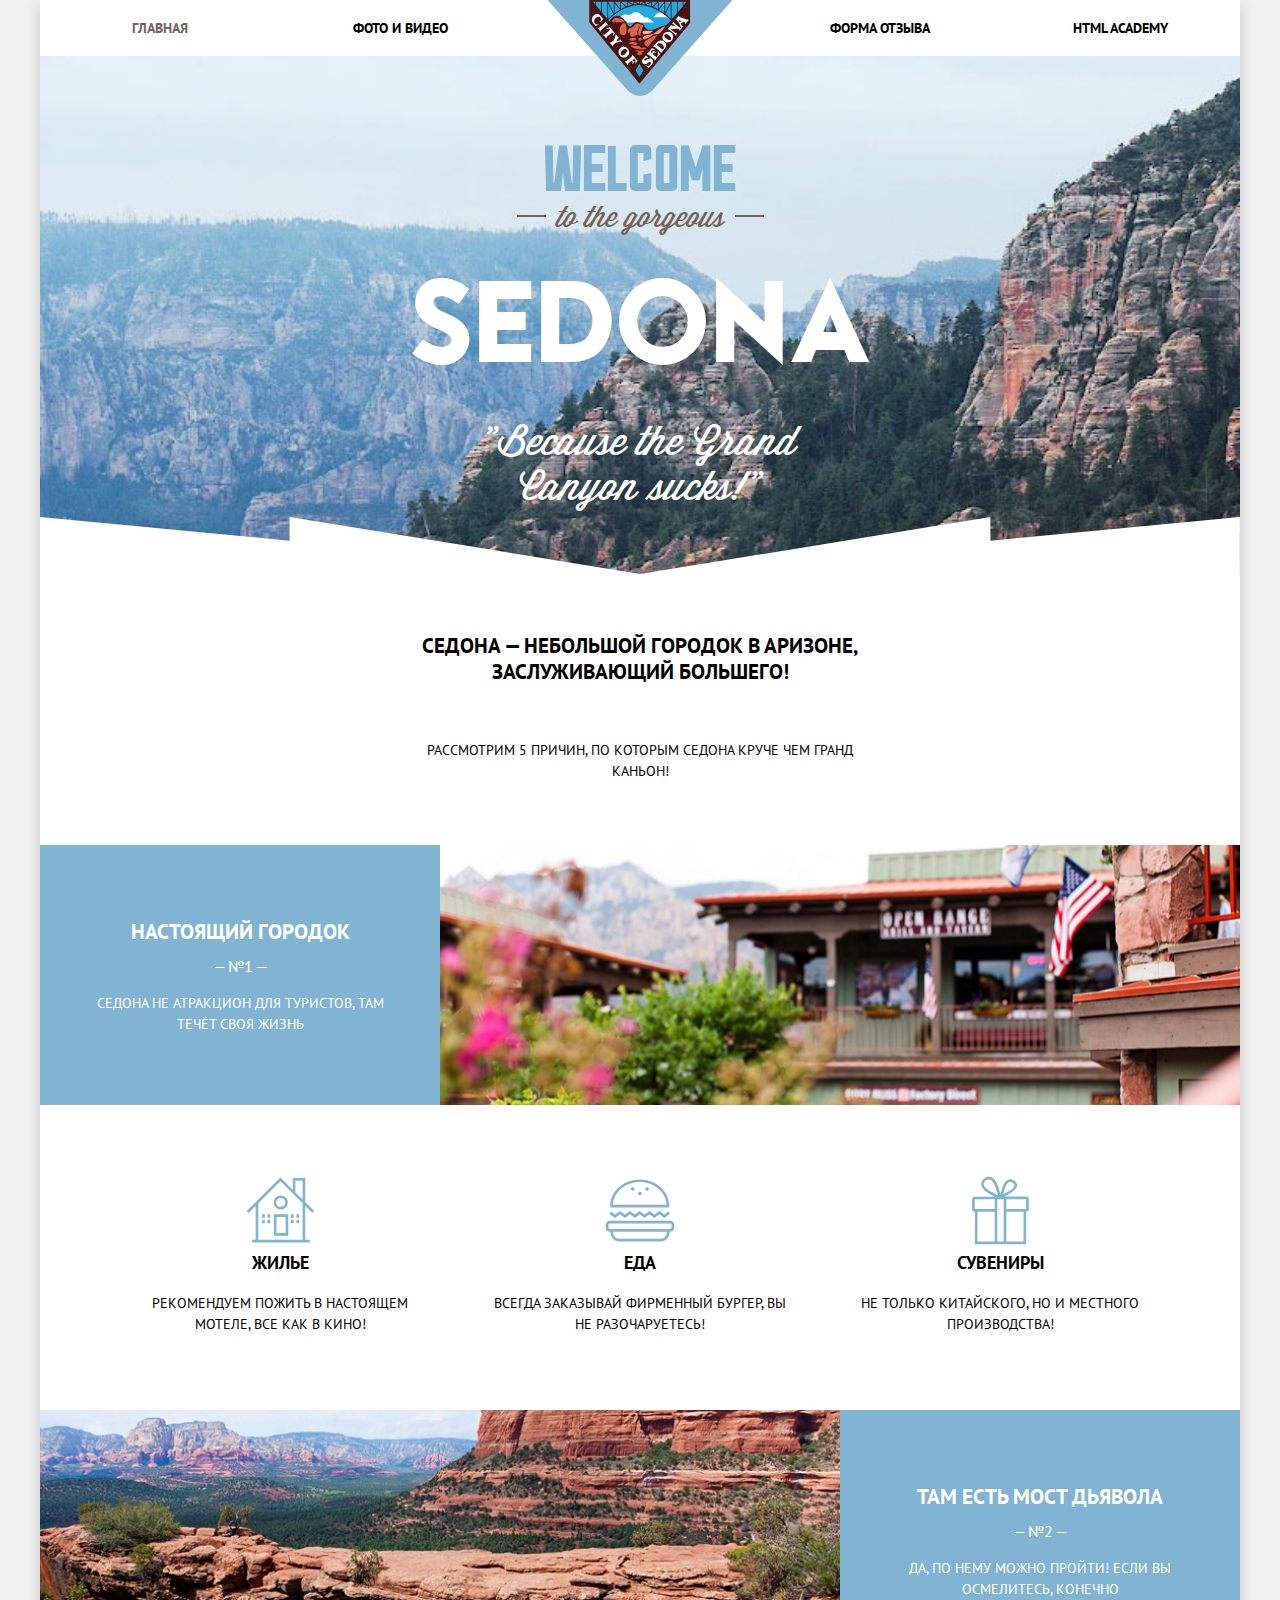
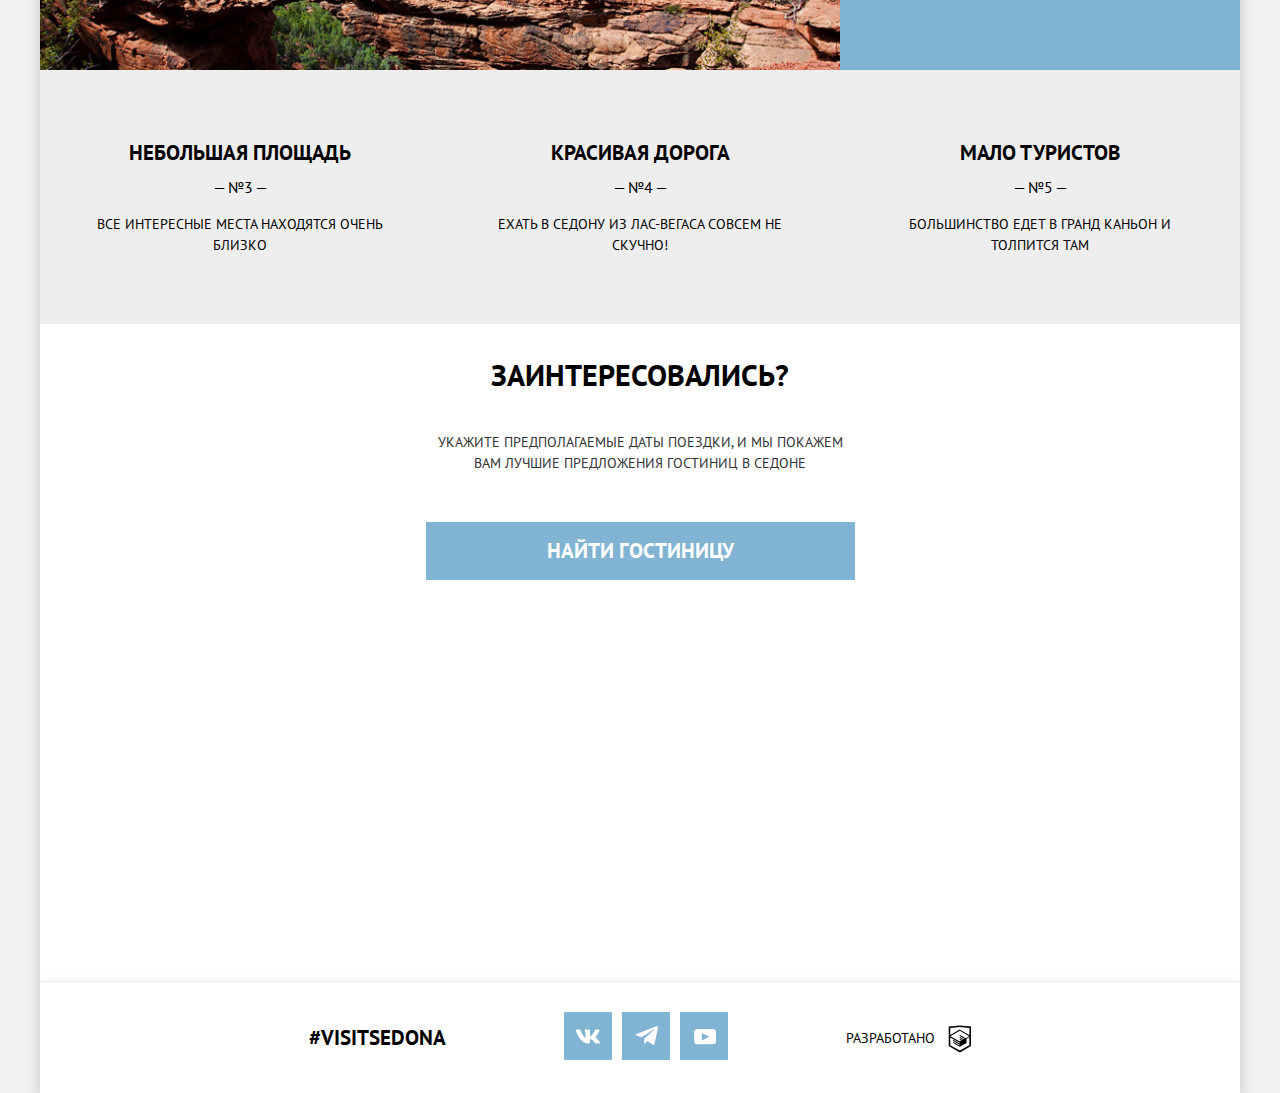
<file: index.html>
<!doctype html>
<html lang="ru">
<head>
    <meta charset="UTF-8">
    <meta name="viewport"
          content="width=device-width, user-scalable=no, initial-scale=1.0, maximum-scale=1.0, minimum-scale=1.0">
    <meta http-equiv="X-UA-Compatible" content="ie=edge">
    <link rel="stylesheet" href="css/style.css">
    <link rel="preconnect" href="https://fonts.googleapis.com">
    <link rel="preconnect" href="https://fonts.gstatic.com" crossorigin>
    <link href="https://fonts.googleapis.com/css2?family=PT+Sans:wght@400;700&display=swap" rel="stylesheet">
    <title>Sedona</title>
</head>
<body>
<header class="header">
    <div class="container">
        <div class="header__inner">
            <div class="logo">
                <a href="" class="logo__link">
                    <img src="images/logo.svg" alt="Логотип">
                </a>
            </div>
            <nav class="menu">
                <ul class="menu__list">
                    <li class="menu__list_item">
                        <a href="" class="active">Главная</a>
                    </li>
                    <li class="menu__list_item">
                        <a href="">Фото и видео</a>
                    </li>
                    <li class="menu__list_item">
                        <a href="">Форма отзыва</a>
                    </li>
                    <li class="menu__list_item">
                        <a href="">HTML Academy</a>
                    </li>
                </ul>
                <button class="menu__btn"></button>
            </nav>
        </div>
    </div>
</header>
<main class="main">
    <section class="main-screen">
        <p class="main-screen__greetings">Welcome</p>
        <p class="main-screen__subgreetings">to the gorgeous</p>
        <h1 class="main-screen__title">Sedona</h1>
        <p class="main-screen__slogan">"Because the Grand Canyon sucks!"</p>
    </section>
    <section class="intro">
        <p class="intro__title">Cедона — небольшой городок в аризоне, заслуживающий большего!</p>
        <p class="intro__desc">Рассмотрим 5 причин, по которым седона круче чем гранд каньон!</p>
    </section>

    <section class="reasons">
        <div class="reasons-wrapper">
            <ul class="reasons__list">
                <li class="reasons__list_item reason-1">
                    <div class="reason-main reason-first">
                        <div class="reason-wrapper">
                            <p class="reason__title">Настоящий городок</p>
                            <p class="reason__number">№1</p>
                            <p class="reason__desc">Седона не атракцион для туристов, там течёт своя жизнь</p>
                        </div>
                        <img src="images/reason-1.jpg" alt="Седона" class="reason__image">
                    </div>
                    <ul class="advantages__list">
                        <li class="advantages__list_item accommodation">
                            <p class="advantages__item_title">Жилье</p>
                            <p class="advantages__item_desc">Рекомендуем пожить в настоящем мотеле, все как в кино!</p>
                        </li>
                        <li class="advantages__list_item food">
                            <p class="advantages__item_title">Еда</p>
                            <p class="advantages__item_desc">Всегда заказывай фирменный бургер, вы не разочаруетесь!</p>
                        </li>
                        <li class="advantages__list_item souvenirs">
                            <p class="advantages__item_title">Сувениры</p>
                            <p class="advantages__item_desc">Не только китайского, но и местного производства!</p>
                        </li>
                    </ul>
                </li>
                <li class="reasons__list_item reason-2">
                    <div class="reason-main reason-second">
                        <div class="reason-wrapper">
                            <p class="reason__title">Там есть Мост дьявола</p>
                            <p class="reason__number">№2</p>
                            <p class="reason__desc">Да, по нему можно пройти! Если вы осмелитесь, конечно</p>
                        </div>
                        <img src="images/reason-2.jpg" alt="" class="reason__image">
                    </div>
                </li>
                <li class="reasons__list_item gray reason-3">
                    <div class="reason-wrapper">
                        <p class="reason__title">Небольшая площадь</p>
                        <p class="reason__number">№3</p>
                        <p class="reason__desc">Все интересные места находятся очень близко</p>
                    </div>
                </li>
                <li class="reasons__list_item gray reason-4">
                    <div class="reason-wrapper">
                        <p class="reason__title">Красивая дорога</p>
                        <p class="reason__number">№4</p>
                        <p class="reason__desc">Ехать в седону из лас-вегаса совсем не скучно!</p>
                    </div>
                </li>
                <li class="reasons__list_item gray reason-5">
                    <div class="reason-wrapper">
                        <p class="reason__title">Мало туристов</p>
                        <p class="reason__number">№5</p>
                        <p class="reason__desc">Большинство едет в гранд каньон и толпится там</p>
                    </div>
                </li>
            </ul>
        </div>
    </section>
    <section class="hotel">
        <div class="hotel-wrapper">
            <p class="hotel__title">Заинтересовались?</p>
            <p class="hotel__desc">Укажите предполагаемые даты поездки,  и мы покажем вам лучшие предложения гостиниц в Седоне</p>
            <a href="" class="hotel__btn">Найти гостиницу</a>
        </div>
    </section>
    <section class="map">
        <iframe class="map__iframe" src="https://www.google.com/maps/embed?pb=!1m18!1m12!1m3!1d249078.95993326805!2d-111.93049614069712!3d34.89013245110329!2m3!1f0!2f0!3f0!3m2!1i1024!2i768!4f13.1!3m3!1m2!1s0x872da300cd6a52d3%3A0xd0b62ffa7e756ca6!2sSedona!5e0!3m2!1sru!2sru!4v1663344376758!5m2!1sru!2sru" width="600" height="450" style="border:0;" allowfullscreen="" loading="lazy" referrerpolicy="no-referrer-when-downgrade"></iframe>
    </section>
</main>
<footer class="footer">
    <div class="footer__wrapper">
        <h2 class="footer__hashtag">#visitsedona</h2>
        <ul class="footer__social">
            <li class="footer__social_elem">
                <a href="">
                    <svg class="vk" width="24" height="26">
                        <use xlink:href="images/sprite.svg#icon-vk"></use>
                    </svg>
                </a>
            </li>
            <li class="footer__social_elem">
                <a href="">
                    <svg class="telegram" width="24" height="26">
                        <use xlink:href="images/sprite.svg#icon-telegram"></use>
                    </svg>
                </a>
            </li>
            <li class="footer__social_elem">
                <a href="">
                    <svg class="youtube" width="24" height="26">
                        <use xlink:href="images/sprite.svg#icon-youtube"></use>
                    </svg>
                </a>
            </li>
        </ul>
        <div class="footer__copyright">
            <a href="" class="footer__copyright_link">
                <p class="footer__copyright_text">Разработано</p>
                <svg class="html" width="26" height="34">
                    <use xlink:href="images/sprite.svg#icon-html"></use>
                </svg>
            </a>
        </div>
    </div>

</footer>
<script src="script.js"></script>
</body>
</html>
</file>
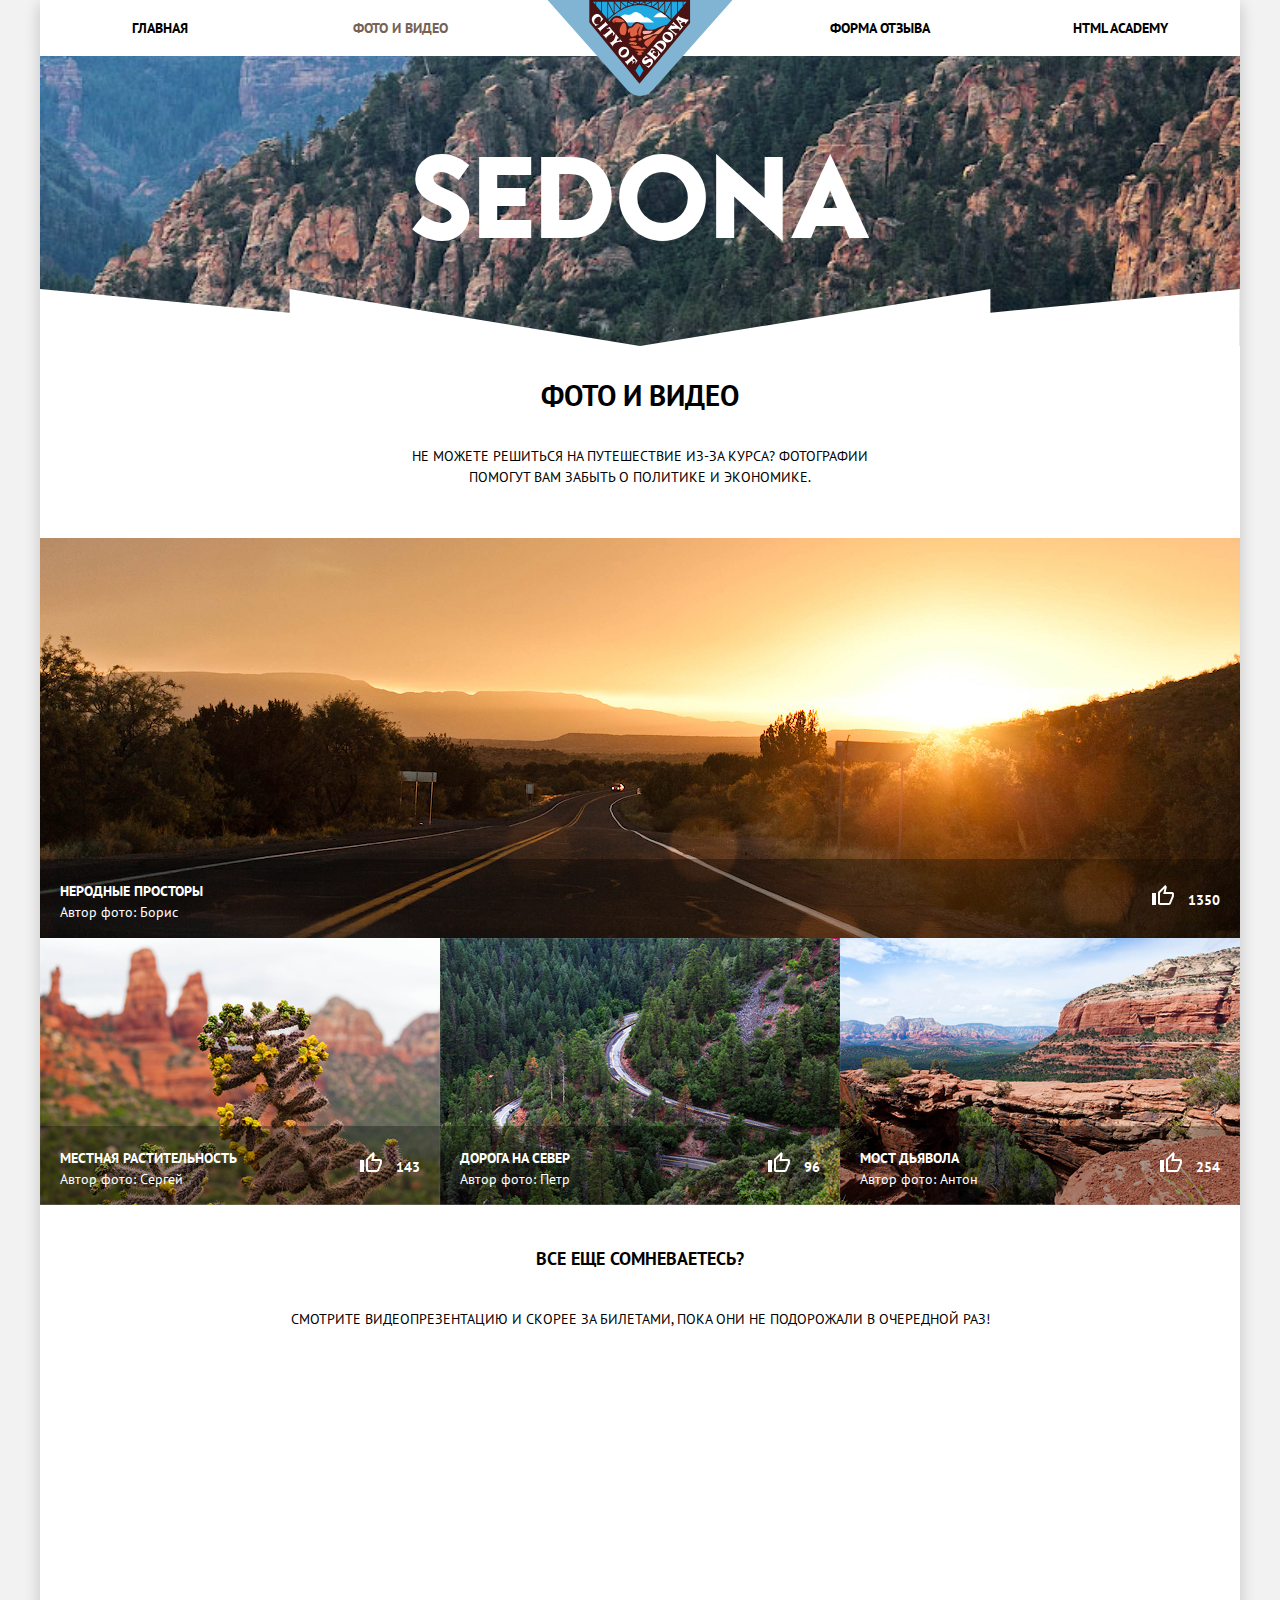
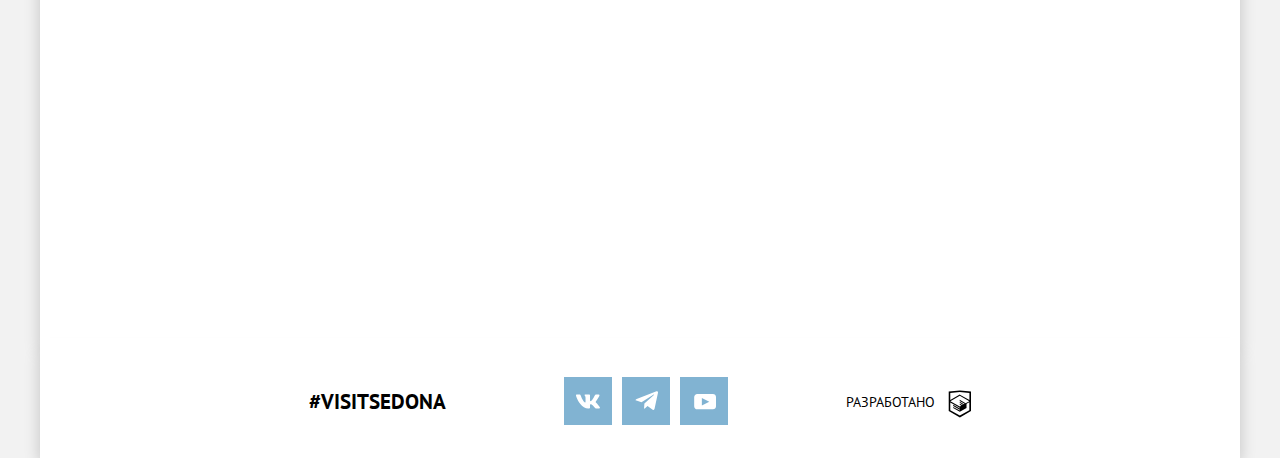
<file: pages/catalog/index.html>
<!doctype html>
<html lang="ru">
<head>
  <meta charset="UTF-8">
  <meta name="viewport"
        content="width=device-width, user-scalable=no, initial-scale=1.0, maximum-scale=1.0, minimum-scale=1.0">
  <meta http-equiv="X-UA-Compatible" content="ie=edge">
  <link rel="stylesheet" href="css/style.css">
  <link rel="preconnect" href="https://fonts.googleapis.com">
  <link rel="preconnect" href="https://fonts.gstatic.com" crossorigin>
  <link href="https://fonts.googleapis.com/css2?family=PT+Sans:wght@400;700&display=swap" rel="stylesheet">
  <title>Gallery</title>
</head>
<body>
<header class="header">
  <div class="container">
    <div class="header__inner">
      <div class="logo">
        <a href="" class="logo__link">
          <img src="../../images/logo.svg" alt="Логотип">
        </a>
      </div>
      <nav class="menu">
        <ul class="menu__list">
          <li class="menu__list_item">
            <a href="../main/index.html">Главная</a>
          </li>
          <li class="menu__list_item">
            <a href="" class="active">Фото и видео</a>
          </li>
          <li class="menu__list_item">
            <a href="../form/index.html">Форма отзыва</a>
          </li>
          <li class="menu__list_item">
            <a href="">HTML Academy</a>
          </li>
        </ul>
        <button class="menu__btn"></button>
      </nav>
    </div>
  </div>
</header>
<main class="main">
  <section class="main-screen">
    <h1 class="main-screen__title">Sedona</h1>
  </section>
  <section class="intro">
    <p class="intro__title">Фото и видео</p>
    <p class="intro__desc">Не можете решиться на путешествие из-за курса? Фотографии помогут вам забыть о политике и экономике.</p>
  </section>
  <section class="gallery">
    <div class="gallery-wrapper">
      <ul class="gallery__list">
        <li class="gallery__list_item">
          <div class="gallery__list_item-wrapper">
            <img src="../../images/gallery-1.jpg" alt="" class="gallery__item_image first">
            <div class="gallery__item_info">
              <p class="gallery__item_title">Неродные просторы</p>
              <p class="gallery__item_author">Автор фото: Борис</p>
            </div>
            <div class="gallery__item_likes">
              <button class="likes-btn">
                <svg class="like" width="27" height="26">
                  <use xlink:href="../../../images/sprite.svg#icon-like"></use>
                </svg>
              </button>
              <span class="likes-count">1350</span>
            </div>
          </div>
        </li>
        <li class="gallery__list_item">
          <div class="gallery__list_item-wrapper">
            <img src="../../images/gallery-2.jpg" alt="" class="gallery__item_image">
            <div class="gallery__item_info">
              <p class="gallery__item_title">Местная растительность</p>
              <p class="gallery__item_author">Автор фото: Сергей</p>
            </div>
            <div class="gallery__item_likes">
              <button class="likes-btn">
                <svg class="like" width="27" height="26">
                  <use xlink:href="../../../images/sprite.svg#icon-like"></use>
                </svg>
              </button>
              <span class="likes-count">143</span>
            </div>
          </div>
        </li>
        <li class="gallery__list_item">
          <div class="gallery__list_item-wrapper">
            <img src="../../images/gallery-3.jpg" alt="" class="gallery__item_image">
            <div class="gallery__item_info">
              <p class="gallery__item_title">Дорога на север</p>
              <p class="gallery__item_author">Автор фото: Петр</p>
            </div>
            <div class="gallery__item_likes">
              <button class="likes-btn">
                <svg class="like" width="27" height="26">
                  <use xlink:href="../../../images/sprite.svg#icon-like"></use>
                </svg>
              </button>
              <span class="likes-count">96</span>
            </div>
          </div>
        </li>
        <li class="gallery__list_item">
          <div class="gallery__list_item-wrapper">
            <img src="../../images/gallery-4.jpg" alt="" class="gallery__item_image">
            <div class="gallery__item_info">
              <p class="gallery__item_title">Мост дьявола</p>
              <p class="gallery__item_author">Автор фото: Антон</p>
            </div>
            <div class="gallery__item_likes">
              <button class="likes-btn">
                <svg class="like" width="27" height="26">
                  <use xlink:href="../../../images/sprite.svg#icon-like"></use>
                </svg>
              </button>
              <span class="likes-count">254</span>
            </div>
          </div>
        </li>
      </ul>
    </div>
  </section>
  <section class="video">
    <p class="video__title">Все еще сомневаетесь?</p>
    <p class="video__desc">Смотрите видеопрезентацию и скорее за билетами, пока они не подорожали в очередной раз!</p>
    <iframe class="video__iframe" width="1268" height="713" src="https://www.youtube.com/embed/_qHjLngt7OI" title="13 Things to do in Sedona, Arizona: A Travel Guide" frameborder="0" allow="accelerometer; autoplay; clipboard-write; encrypted-media; gyroscope; picture-in-picture" allowfullscreen></iframe>
  </section>
</main>
<footer class="footer">
  <div class="footer__wrapper">
    <h2 class="footer__hashtag">#visitsedona</h2>
    <ul class="footer__social">
      <li class="footer__social_elem">
        <a href="">
          <svg class="vk" width="24" height="26">
            <use xlink:href="../../../images/sprite.svg#icon-vk"></use>
          </svg>
        </a>
      </li>
      <li class="footer__social_elem">
        <a href="">
          <svg class="telegram" width="24" height="26">
            <use xlink:href="../../../images/sprite.svg#icon-telegram"></use>
          </svg>
        </a>
      </li>
      <li class="footer__social_elem">
        <a href="">
          <svg class="youtube" width="24" height="26">
            <use xlink:href="../../../images/sprite.svg#icon-youtube"></use>
          </svg>
        </a>
      </li>
    </ul>
    <div class="footer__copyright">
      <a href="" class="footer__copyright_link">
        <p class="footer__copyright_text">Разработано</p>
        <svg class="html" width="26" height="34">
          <use xlink:href="../../../images/sprite.svg#icon-html"></use>
        </svg>
      </a>
    </div>
  </div>

</footer>
<script src="../../script.js"></script>
</body>
</html>
</file>
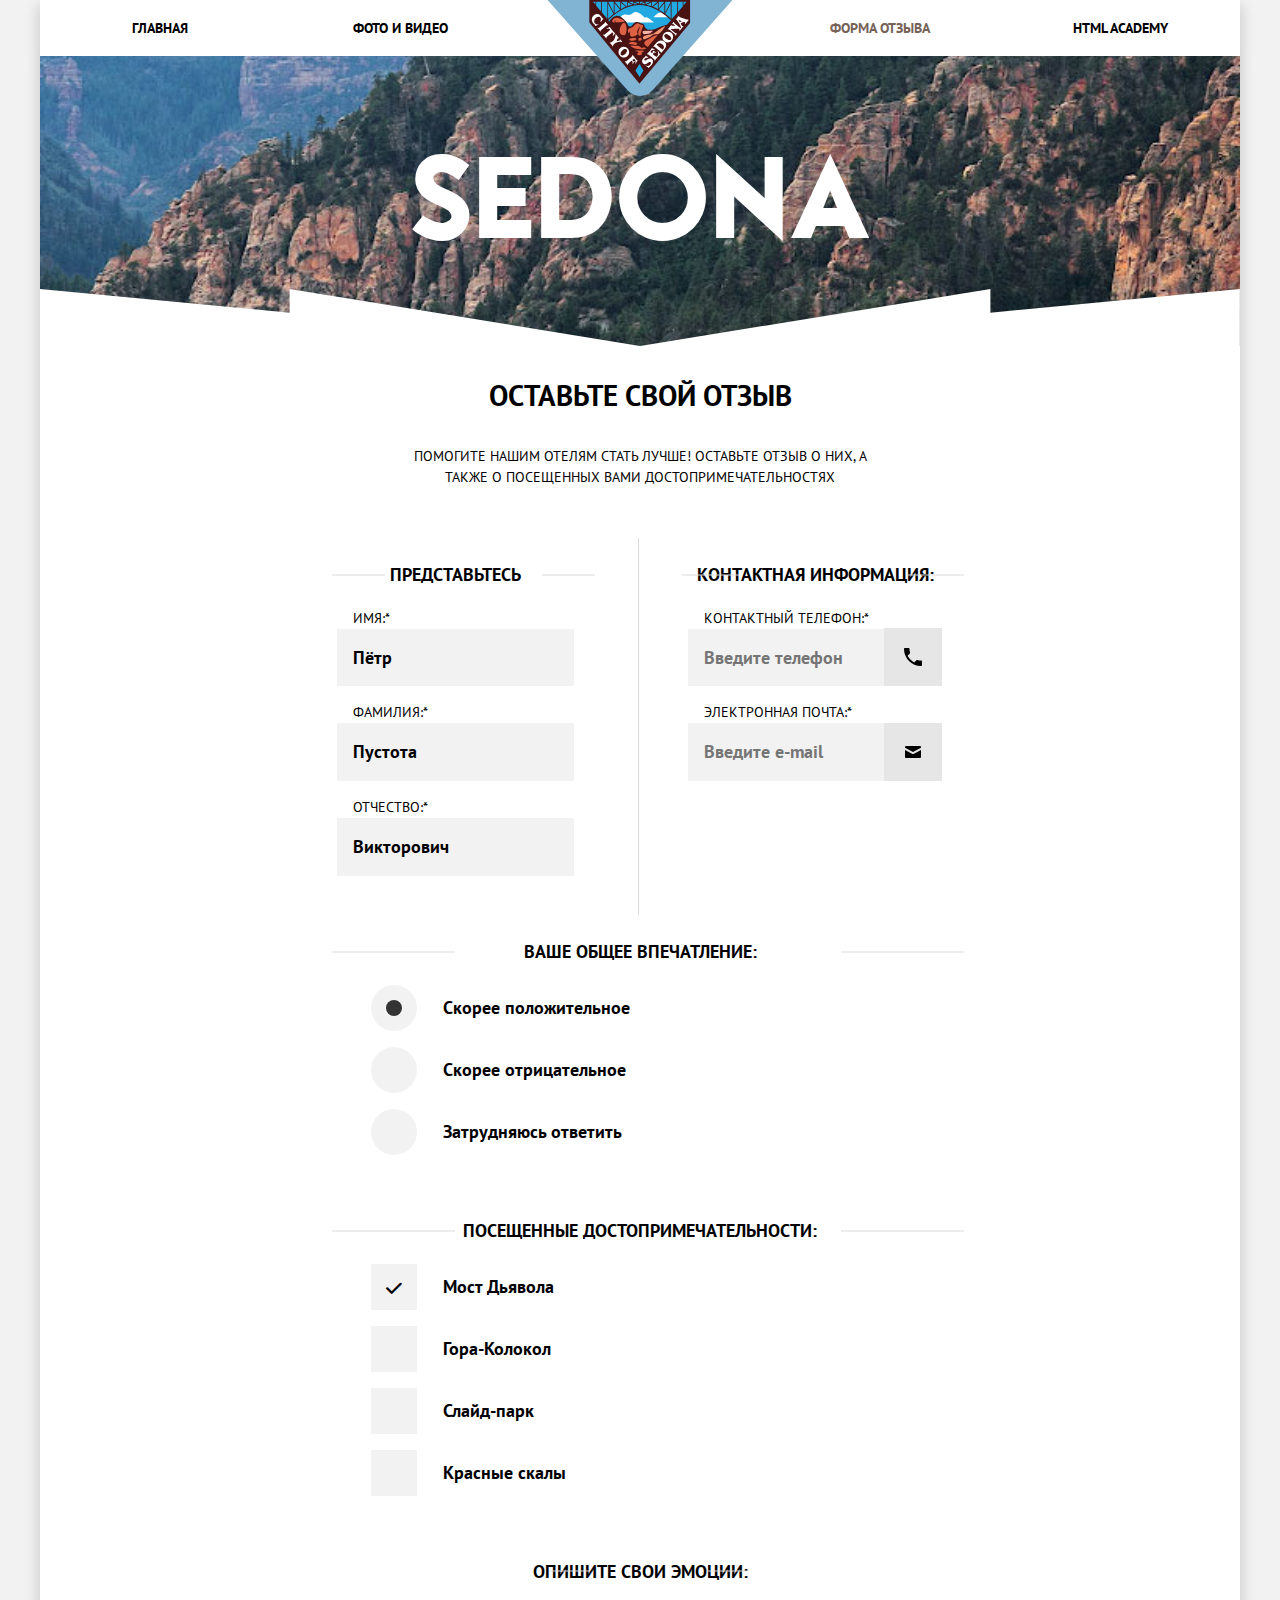
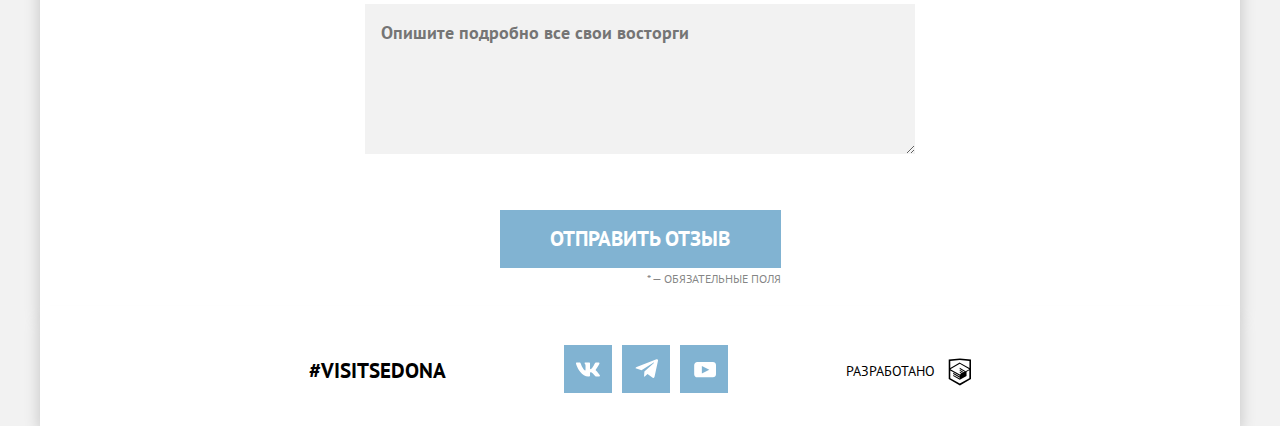
<file: pages/form/index.html>
<!doctype html>
<html lang="ru">
<head>
  <meta charset="UTF-8">
  <meta name="viewport"
        content="width=device-width, user-scalable=no, initial-scale=1.0, maximum-scale=1.0, minimum-scale=1.0">
  <meta http-equiv="X-UA-Compatible" content="ie=edge">
  <link rel="stylesheet" href="css/style.css">
  <link rel="preconnect" href="https://fonts.googleapis.com">
  <link rel="preconnect" href="https://fonts.gstatic.com" crossorigin>
  <link href="https://fonts.googleapis.com/css2?family=PT+Sans:wght@400;700&display=swap" rel="stylesheet">
  <link rel="stylesheet"
        href="https://cdnjs.cloudflare.com/ajax/libs/font-awesome/6.2.0/css/all.min.css">
  <title>Form</title>
</head>
<body>
<header class="header">
  <div class="container">
    <div class="header__inner">
      <div class="logo">
        <a href="" class="logo__link">
          <img src="../../images/logo.svg" alt="Логотип">
        </a>
      </div>
      <nav class="menu">
        <ul class="menu__list">
          <li class="menu__list_item">
            <a href="../main/index.html">Главная</a>
          </li>
          <li class="menu__list_item">
            <a href="../catalog/index.html">Фото и видео</a>
          </li>
          <li class="menu__list_item">
            <a href="#" class="active">Форма отзыва</a>
          </li>
          <li class="menu__list_item">
            <a href="">HTML Academy</a>
          </li>
        </ul>
        <button class="menu__btn"></button>
      </nav>
    </div>
  </div>
</header>
<main class="main">
  <section class="main-screen">
    <h1 class="main-screen__title">Sedona</h1>
  </section>
  <section class="intro">
    <p class="intro__title">Оставьте свой отзыв</p>
    <p class="intro__desc">Помогите нашим отелям стать лучше! оставьте отзыв о них, а также о посещенных вами достопримечательностях</p>
  </section>
  <section class="form">
    <form class="form-wrapper" id="feedback-form" method="post">
      <fieldset class="fieldset-name">
        <legend>Представьтесь</legend>
        <p class="form__list_title">Представьтесь</p>
        <ul class="form__list">
          <li class="form__list_item">
            <label class="form__label" for="first-name">Имя:*</label>
            <input class="form__input" type="text" id="first-name" placeholder="Имя" value="Пётр" required>
          </li>
          <li class="form__list_item">
            <label class="form__label" for="surname">Фамилия:*</label>
            <input class="form__input" type="text" id="surname" placeholder="Фамилия" value="Пустота" required>
          </li>
          <li class="form__list_item">
            <label class="form__label" for="patronymic">Отчество:*</label>
            <input class="form__input" type="text" id="patronymic" placeholder="Отчество" value="Викторович" required>
          </li>
        </ul>
      </fieldset>
      <fieldset  class="fieldset-contacts">
        <legend>Контактная информация</legend>
        <p class="form__list_title">Контактная информация:</p>
        <ul class="form__list">
          <li class="form__list_item">
            <label class="form__label" for="tel">Контактный телефон:*</label>
            <div class="field-wrapper">
              <input class="form__input" type="tel" id="tel" placeholder="Введите телефон" required>
              <span class="form__icon">
                <svg width="18" height="18" viewBox="0 0 18 18" fill="none" xmlns="http://www.w3.org/2000/svg">
                  <path d="M3.6 7.8C5 10.6 7.4 12.9 10.2 14.4L12.4 12.2C12.7 11.9 13.1 11.8 13.4 12C14.5 12.4 15.7 12.6 17 12.6C17.6 12.6 18 13 18 13.6V17C18 17.6 17.6 18 17 18C7.6 18 0 10.4 0 1C0 0.4 0.4 0 1 0H4.5C5.1 0 5.5 0.4 5.5 1C5.5 2.2 5.7 3.4 6.1 4.6C6.2 4.9 6.1 5.3 5.9 5.6L3.6 7.8Z" fill="#010101"/>
                </svg>
              </span>
            </div>
          </li>
          <li class="form__list_item">
            <label class="form__label" for="email">Электронная почта:*</label>
            <div class="field-wrapper">
              <input class="form__input" type="tel" id="email" placeholder="Введите e-mail" required>
              <span class="form__icon">
                <svg width="16" height="12" viewBox="0 0 16 12" fill="none" xmlns="http://www.w3.org/2000/svg">
                  <path d="M8 8C7.7 8 7.5 7.9 7 7.7L0 4V11C0 11.5 0.5 12 1 12H15C15.5 12 16 11.5 16 11V4L9 7.7C8.5 7.9 8.3 8 8 8ZM15 0H1C0.5 0 0 0.5 0 1V1.8L8 6L16 1.8V1C16 0.5 15.5 0 15 0Z" fill="black"/>
                </svg>
              </span>
            </div>
          </li>
        </ul>
      </fieldset>
      <fieldset class="fieldset-feedback">
        <legend>Ваше общее впечатление</legend>
        <p class="form__list_title">Ваше общее впечатление:</p>
        <ul class="form__list">
          <li class="form__list_item radio">
            <input class="form__input visually-hidden" type="radio" name="impression" id="impression-1" value="Скорее положительное" checked>
            <label class="form__label" for="impression-1">Скорее положительное</label>
          </li>
          <li class="form__list_item radio">
            <input class="form__input visually-hidden" type="radio" name="impression" id="impression-2" value="Скорее отрицательное">
            <label class="form__label" for="impression-2">Скорее отрицательное</label>
          </li>
          <li class="form__list_item radio">
            <input class="form__input visually-hidden" type="radio" name="impression" id="impression-3" value="Затрудняюсь ответить">
            <label class="form__label" for="impression-3">Затрудняюсь ответить</label>
          </li>
        </ul>
      </fieldset>
      <fieldset class="fieldset-sights">
        <legend>Посещенные достопримечательности</legend>
        <p class="form__list_title">Посещенные достопримечательности:</p>
        <ul class="form__list">
          <li class="form__list_item checkbox">
            <input class="form__input visually-hidden" type="checkbox" name="places" id="places-1" value="Мост Дьявола" checked>
            <label class="form__label" for="places-1">Мост Дьявола</label>
          </li>
          <li class="form__list_item checkbox">
            <input class="form__input visually-hidden" type="checkbox" name="places" id="places-2" value="Гора-Колокол">
            <label class="form__label" for="places-2">Гора-Колокол</label>
          </li>
          <li class="form__list_item checkbox">
            <input class="form__input visually-hidden" type="checkbox" name="places" id="places-3" value="Слайд-парк">
            <label class="form__label" for="places-3">Слайд-парк</label>
          </li>
          <li class="form__list_item checkbox">
            <input class="form__input visually-hidden" type="checkbox" name="places" id="places-4" value="Красные скалы">
            <label class="form__label" for="places-4">Красные скалы</label>
          </li>
        </ul>
      </fieldset>
      <div class="emotions-wrapper">
        <p class="form__list_title">Опишите свои эмоции:</p>
        <label for="emotions"></label>
        <textarea name="emotions" id="emotions" cols="30" placeholder="Опишите подробно все свои восторги"></textarea>
      </div>
      <input class="visually-hidden" type="submit" name="submit" id="submit" form="feedback-form">
      <label class="submit" for="submit">Отправить отзыв</label>
    </form>

  </section>
</main>
<footer class="footer">
  <div class="footer__wrapper">
    <h2 class="footer__hashtag">#visitsedona</h2>
    <ul class="footer__social">
      <li class="footer__social_elem">
        <a href="">
          <svg class="vk" width="24" height="26">
            <use xlink:href="../../../images/sprite.svg#icon-vk"></use>
          </svg>
        </a>
      </li>
      <li class="footer__social_elem">
        <a href="">
          <svg class="telegram" width="24" height="26">
            <use xlink:href="../../../images/sprite.svg#icon-telegram"></use>
          </svg>
        </a>
      </li>
      <li class="footer__social_elem">
        <a href="">
          <svg class="youtube" width="24" height="26">
            <use xlink:href="../../../images/sprite.svg#icon-youtube"></use>
          </svg>
        </a>
      </li>
    </ul>
    <div class="footer__copyright">
      <a href="" class="footer__copyright_link">
        <p class="footer__copyright_text">Разработано</p>
        <svg class="html" width="26" height="34">
          <use xlink:href="../../../images/sprite.svg#icon-html"></use>
        </svg>
      </a>
    </div>
  </div>

</footer>
<script src="../../script.js"></script>
</body>
</html>
</file>
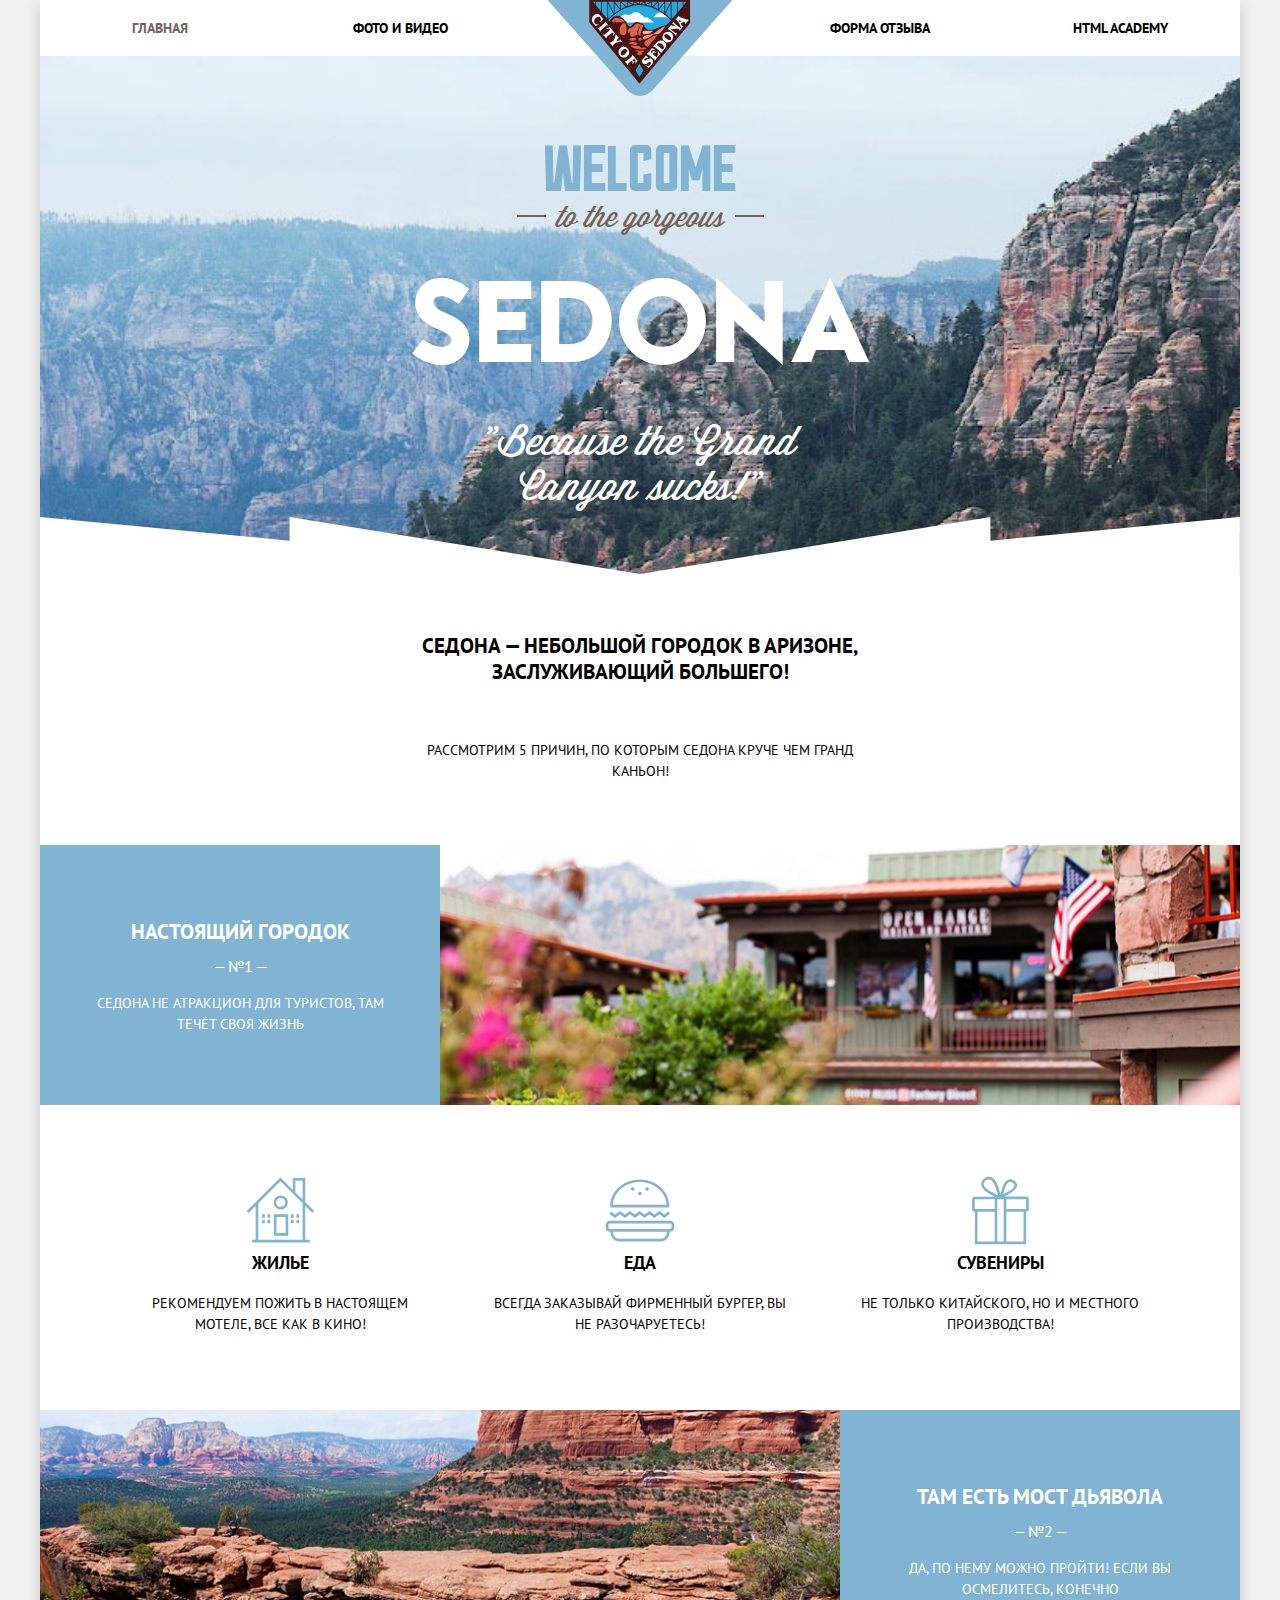
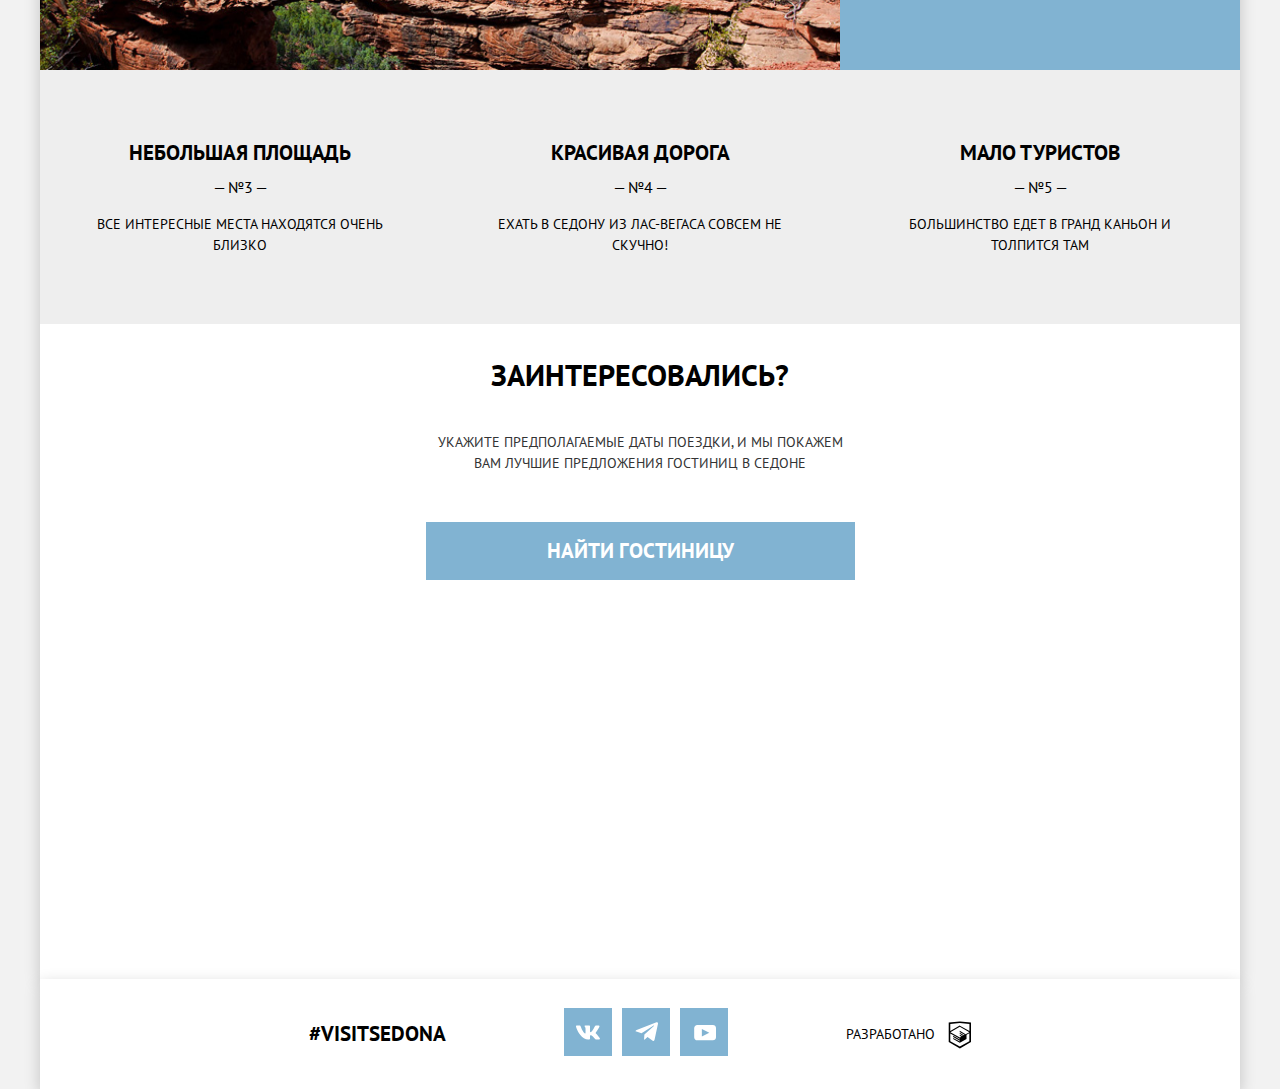
<file: pages/main/index.html>
<!doctype html>
<html lang="ru">
<head>
    <meta charset="UTF-8">
    <meta name="viewport"
          content="width=device-width, user-scalable=no, initial-scale=1.0, maximum-scale=1.0, minimum-scale=1.0">
    <meta http-equiv="X-UA-Compatible" content="ie=edge">
    <link rel="stylesheet" href="css/style.css">
    <link rel="preconnect" href="https://fonts.googleapis.com">
    <link rel="preconnect" href="https://fonts.gstatic.com" crossorigin>
    <link href="https://fonts.googleapis.com/css2?family=PT+Sans:wght@400;700&display=swap" rel="stylesheet">
    <title>Sedona</title>
</head>
<body>
<header class="header">
    <div class="container">
        <div class="header__inner">
            <div class="logo">
                <a href="" class="logo__link">
                    <img src="../../images/logo.svg" alt="Логотип">
                </a>
            </div>
            <nav class="menu">
                <ul class="menu__list">
                    <li class="menu__list_item">
                        <a href="#" class="active">Главная</a>
                    </li>
                    <li class="menu__list_item">
                        <a href="../catalog/index.html">Фото и видео</a>
                    </li>
                    <li class="menu__list_item">
                        <a href="../form/index.html">Форма отзыва</a>
                    </li>
                    <li class="menu__list_item">
                        <a href="">HTML Academy</a>
                    </li>
                </ul>
                <button class="menu__btn"></button>
            </nav>
        </div>
    </div>
</header>
<main class="main">
    <section class="main-screen">
        <p class="main-screen__greetings">Welcome</p>
        <p class="main-screen__subgreetings">to the gorgeous</p>
        <h1 class="main-screen__title">Sedona</h1>
        <p class="main-screen__slogan">"Because the Grand Canyon sucks!"</p>
    </section>
    <section class="intro">
        <p class="intro__title">Cедона — небольшой городок в аризоне, заслуживающий большего!</p>
        <p class="intro__desc">Рассмотрим 5 причин, по которым седона круче чем гранд каньон!</p>
    </section>

    <section class="reasons">
        <div class="reasons-wrapper">
            <ul class="reasons__list">
                <li class="reasons__list_item reason-1">
                    <div class="reason-main reason-first">
                        <div class="reason-wrapper">
                            <p class="reason__title">Настоящий городок</p>
                            <p class="reason__number">№1</p>
                            <p class="reason__desc">Седона не атракцион для туристов, там течёт своя жизнь</p>
                        </div>
                        <img src="../../images/reason-1.jpg" alt="Седона" class="reason__image">
                    </div>
                    <ul class="advantages__list">
                        <li class="advantages__list_item accommodation">
                            <p class="advantages__item_title">Жилье</p>
                            <p class="advantages__item_desc">Рекомендуем пожить в настоящем мотеле, все как в кино!</p>
                        </li>
                        <li class="advantages__list_item food">
                            <p class="advantages__item_title">Еда</p>
                            <p class="advantages__item_desc">Всегда заказывай фирменный бургер, вы не разочаруетесь!</p>
                        </li>
                        <li class="advantages__list_item souvenirs">
                            <p class="advantages__item_title">Сувениры</p>
                            <p class="advantages__item_desc">Не только китайского, но и местного производства!</p>
                        </li>
                    </ul>
                </li>
                <li class="reasons__list_item reason-2">
                    <div class="reason-main reason-second">
                        <div class="reason-wrapper">
                            <p class="reason__title">Там есть Мост дьявола</p>
                            <p class="reason__number">№2</p>
                            <p class="reason__desc">Да, по нему можно пройти! Если вы осмелитесь, конечно</p>
                        </div>
                        <img src="../../images/reason-2.jpg" alt="" class="reason__image">
                    </div>
                </li>
                <li class="reasons__list_item gray reason-3">
                    <div class="reason-wrapper">
                        <p class="reason__title">Небольшая площадь</p>
                        <p class="reason__number">№3</p>
                        <p class="reason__desc">Все интересные места находятся очень близко</p>
                    </div>
                </li>
                <li class="reasons__list_item gray reason-4">
                    <div class="reason-wrapper">
                        <p class="reason__title">Красивая дорога</p>
                        <p class="reason__number">№4</p>
                        <p class="reason__desc">Ехать в седону из лас-вегаса совсем не скучно!</p>
                    </div>
                </li>
                <li class="reasons__list_item gray reason-5">
                    <div class="reason-wrapper">
                        <p class="reason__title">Мало туристов</p>
                        <p class="reason__number">№5</p>
                        <p class="reason__desc">Большинство едет в гранд каньон и толпится там</p>
                    </div>
                </li>
            </ul>
        </div>
    </section>
    <section class="hotel">
        <div class="hotel-wrapper">
            <p class="hotel__title">Заинтересовались?</p>
            <p class="hotel__desc">Укажите предполагаемые даты поездки,  и мы покажем вам лучшие предложения гостиниц в Седоне</p>
            <a href="" class="hotel__btn">Найти гостиницу</a>
        </div>
    </section>
    <section class="map">
        <iframe class="map__iframe" src="https://www.google.com/maps/embed?pb=!1m18!1m12!1m3!1d249078.95993326805!2d-111.93049614069712!3d34.89013245110329!2m3!1f0!2f0!3f0!3m2!1i1024!2i768!4f13.1!3m3!1m2!1s0x872da300cd6a52d3%3A0xd0b62ffa7e756ca6!2sSedona!5e0!3m2!1sru!2sru!4v1663344376758!5m2!1sru!2sru" width="600" height="450" style="border:0;" allowfullscreen="" loading="lazy" referrerpolicy="no-referrer-when-downgrade"></iframe>
    </section>
</main>
<footer class="footer">
    <div class="footer__wrapper">
        <h2 class="footer__hashtag">#visitsedona</h2>
        <ul class="footer__social">
            <li class="footer__social_elem">
                <a href="">
                    <svg class="vk" width="24" height="26">
                        <use xlink:href="../../../images/sprite.svg#icon-vk"></use>
                    </svg>
                </a>
            </li>
            <li class="footer__social_elem">
                <a href="">
                    <svg class="telegram" width="24" height="26">
                        <use xlink:href="../../../images/sprite.svg#icon-telegram"></use>
                    </svg>
                </a>
            </li>
            <li class="footer__social_elem">
                <a href="">
                    <svg class="youtube" width="24" height="26">
                        <use xlink:href="../../../images/sprite.svg#icon-youtube"></use>
                    </svg>
                </a>
            </li>
        </ul>
        <div class="footer__copyright">
            <a href="" class="footer__copyright_link">
                <p class="footer__copyright_text">Разработано</p>
                <svg class="html" width="26" height="34">
                    <use xlink:href="../../../images/sprite.svg#icon-html"></use>
                </svg>
            </a>
        </div>
    </div>

</footer>
<script src="../../script.js"></script>
</body>
</html>
</file>
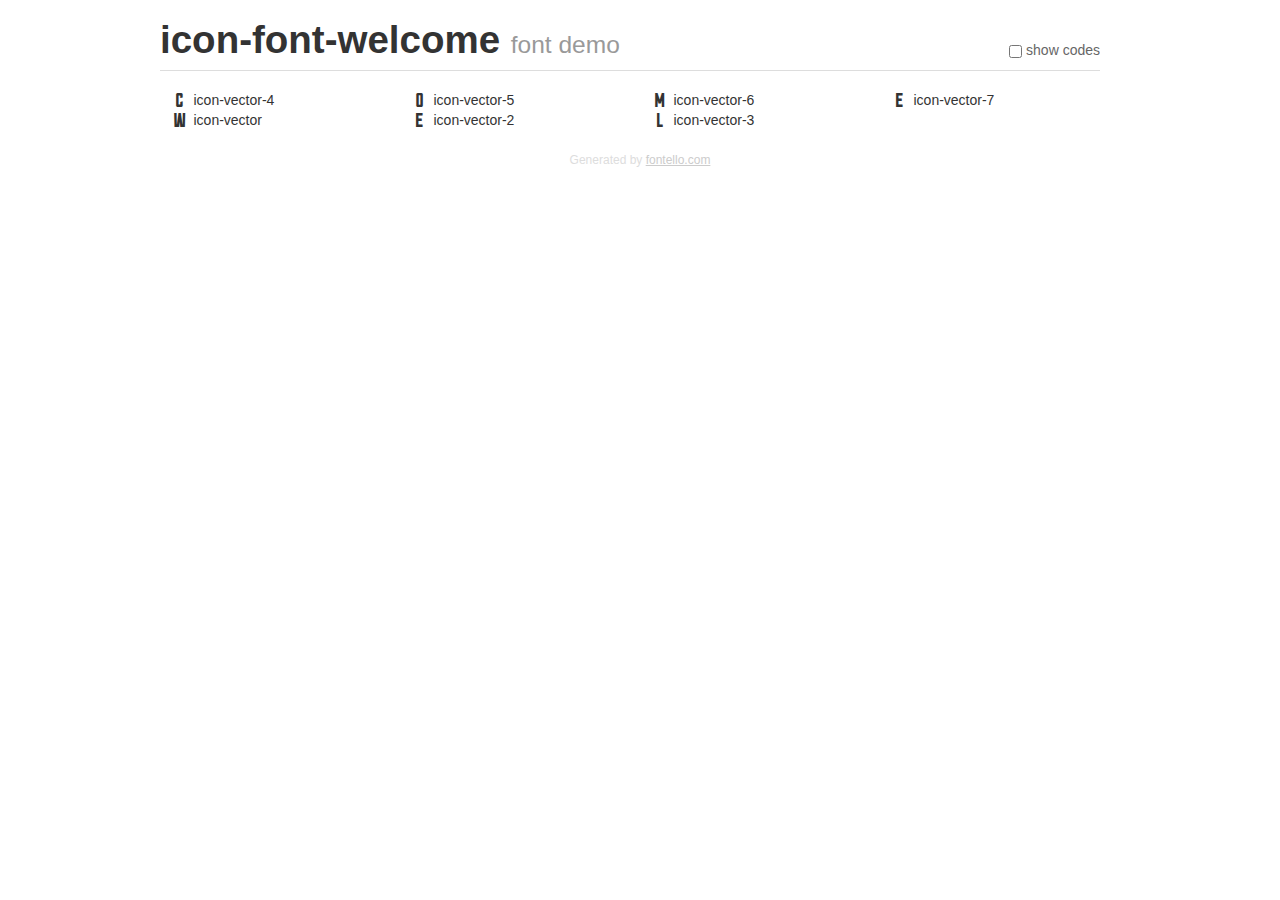
<file: images/fontello-7500184d/fontello-7500184d/demo.html>
<!DOCTYPE html>
<html>
  <head>
  <!--[if lt IE 9]><script language="javascript" type="text/javascript" src="//html5shim.googlecode.com/svn/trunk/html5.js"></script><![endif]-->
  <meta charset="UTF-8">
  <style>
    html {
      font-size: 100%;
      -webkit-text-size-adjust: 100%;
      -ms-text-size-adjust: 100%;
    }
    a:focus {
      outline: thin dotted #333;
      outline: 5px auto -webkit-focus-ring-color;
      outline-offset: -2px;
    }
    a:hover,
    a:active {
      outline: 0;
    }
    input {
      margin: 0;
      font-size: 100%;
      vertical-align: middle;
      *overflow: visible;
      line-height: normal;
    }
    input::-moz-focus-inner {
      padding: 0;
      border: 0;
    }
    body {
      margin: 0;
      font-family: "Helvetica Neue", Helvetica, Arial, sans-serif;
      font-size: 14px;
      line-height: 20px;
      color: #333;
      background-color: #fff;
    }
    a {
      color: #08c;
      text-decoration: none;
    }
    a:hover {
      color: #005580;
      text-decoration: underline;
    }
    .row {
      margin-left: -20px;
      *zoom: 1;
    }
    .row:before,
    .row:after {
      display: table;
      content: "";
      line-height: 0;
    }
    .row:after {
      clear: both;
    }
    .span3 {
      float: left;
      min-height: 1px;
      margin-left: 20px;
      width: 220px;
    }
    .container {
      width: 940px;
      margin-right: auto;
      margin-left: auto;
      *zoom: 1;
    }
    .container:before,
    .container:after {
      display: table;
      content: "";
      line-height: 0;
    }
    .container:after {
      clear: both;
    }
    small {
      font-size: 85%;
    }
    h1 {
      margin: 10px 0;
      font-family: inherit;
      font-weight: bold;
      line-height: 20px;
      color: inherit;
      text-rendering: optimizelegibility;
      line-height: 40px;
      font-size: 38.5px;
    }
    h1 small {
      font-weight: normal;
      line-height: 1;
      color: #999;
      font-size: 24.5px;
    }

    body {
      margin-top: 90px;
    }
    .header {
      position: fixed;
      top: 0;
      left: 50%;
      margin-left: -480px;
      background-color: #fff;
      border-bottom: 1px solid #ddd;
      padding-top: 10px;
      z-index: 10;
    }
    .footer {
      color: #ddd;
      font-size: 12px;
      text-align: center;
      margin-top: 20px;
    }
    .footer a {
      color: #ccc;
      text-decoration: underline;
    }
    .the-icons {
      font-size: 14px;
      line-height: 24px;
    }
    .switch {
      position: absolute;
      right: 0;
      bottom: 10px;
      color: #666;
    }
    .switch input {
      margin-right: 0.3em;
    }
    .codesOn .i-name {
      display: none;
    }
    .codesOn .i-code {
      display: inline;
    }
    .i-code {
      display: none;
    }
    @font-face {
      font-family: 'icon-font-welcome';
      src: url('./font/icon-font-welcome.eot?47471907');
      src: url('./font/icon-font-welcome.eot?47471907#iefix') format('embedded-opentype'),
           url('./font/icon-font-welcome.woff?47471907') format('woff'),
           url('./font/icon-font-welcome.ttf?47471907') format('truetype'),
           url('./font/icon-font-welcome.svg?47471907#icon-font-welcome') format('svg');
      font-weight: normal;
      font-style: normal;
    }
    .demo-icon {
      font-family: "icon-font-welcome";
      font-style: normal;
      font-weight: normal;
      speak: never;
     
      display: inline-block;
      text-decoration: inherit;
      width: 1em;
      margin-right: .2em;
      text-align: center;
      /* opacity: .8; */
     
      /* For safety - reset parent styles, that can break glyph codes*/
      font-variant: normal;
      text-transform: none;
     
      /* fix buttons height, for twitter bootstrap */
      line-height: 1em;
     
      /* Animation center compensation - margins should be symmetric */
      /* remove if not needed */
      margin-left: .2em;
     
      /* You can be more comfortable with increased icons size */
      /* font-size: 120%; */
     
      /* Font smoothing. That was taken from TWBS */
      -webkit-font-smoothing: antialiased;
      -moz-osx-font-smoothing: grayscale;
     
      /* Uncomment for 3D effect */
      /* text-shadow: 1px 1px 1px rgba(127, 127, 127, 0.3); */
    }
    </style>
    <link rel="stylesheet" href="css/animation.css"><!--[if IE 7]><link rel="stylesheet" href="css/" + font.fontname + "-ie7.css"><![endif]-->
    <script>
      function toggleCodes(on) {
        var obj = document.getElementById('icons');
      
        if (on) {
          obj.className += ' codesOn';
        } else {
          obj.className = obj.className.replace(' codesOn', '');
        }
      }
    </script>
  </head>
  <body>
    <div class="container header">
      <h1>icon-font-welcome <small>font demo</small></h1>
      <label class="switch">
        <input type="checkbox" onclick="toggleCodes(this.checked)">show codes
      </label>
    </div>
    <div class="container" id="icons">
      <div class="row">
        <div class="span3" title="Code: 0xe800">
          <i class="demo-icon icon-vector-4">&#xe800;</i> <span class="i-name">icon-vector-4</span><span class="i-code">0xe800</span>
        </div>
        <div class="span3" title="Code: 0xe801">
          <i class="demo-icon icon-vector-5">&#xe801;</i> <span class="i-name">icon-vector-5</span><span class="i-code">0xe801</span>
        </div>
        <div class="span3" title="Code: 0xe802">
          <i class="demo-icon icon-vector-6">&#xe802;</i> <span class="i-name">icon-vector-6</span><span class="i-code">0xe802</span>
        </div>
        <div class="span3" title="Code: 0xe803">
          <i class="demo-icon icon-vector-7">&#xe803;</i> <span class="i-name">icon-vector-7</span><span class="i-code">0xe803</span>
        </div>
      </div>
      <div class="row">
        <div class="span3" title="Code: 0xe804">
          <i class="demo-icon icon-vector">&#xe804;</i> <span class="i-name">icon-vector</span><span class="i-code">0xe804</span>
        </div>
        <div class="span3" title="Code: 0xe805">
          <i class="demo-icon icon-vector-2">&#xe805;</i> <span class="i-name">icon-vector-2</span><span class="i-code">0xe805</span>
        </div>
        <div class="span3" title="Code: 0xe806">
          <i class="demo-icon icon-vector-3">&#xe806;</i> <span class="i-name">icon-vector-3</span><span class="i-code">0xe806</span>
        </div>
      </div>
    </div>
    <div class="container footer">Generated by <a href="https://fontello.com">fontello.com</a></div>
  </body>
</html>
</file>
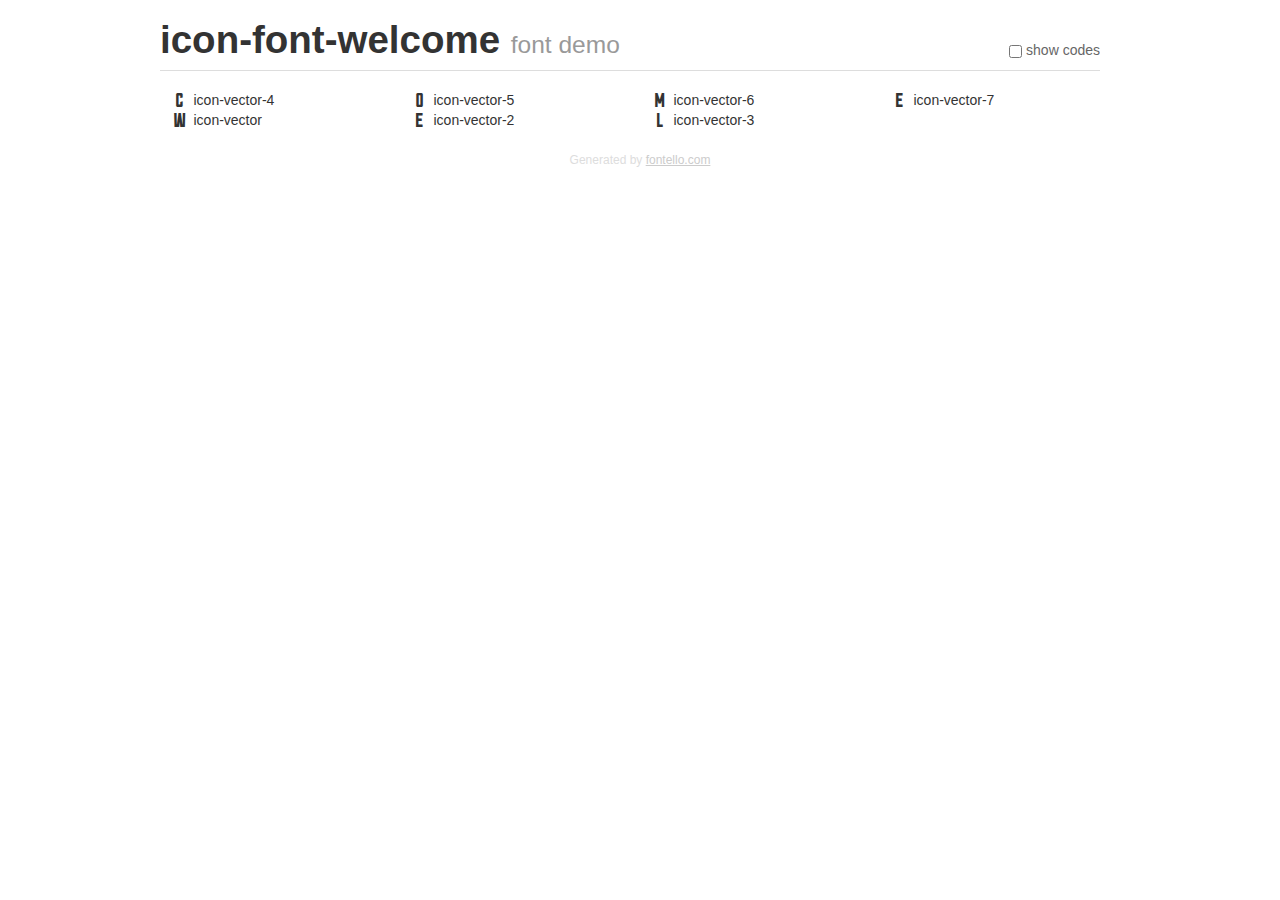
<file: images/welcome/fontello-9c6eaddd/fontello-9c6eaddd/demo.html>
<!DOCTYPE html>
<html>
  <head>
  <!--[if lt IE 9]><script language="javascript" type="text/javascript" src="//html5shim.googlecode.com/svn/trunk/html5.js"></script><![endif]-->
  <meta charset="UTF-8">
  <style>
    html {
      font-size: 100%;
      -webkit-text-size-adjust: 100%;
      -ms-text-size-adjust: 100%;
    }
    a:focus {
      outline: thin dotted #333;
      outline: 5px auto -webkit-focus-ring-color;
      outline-offset: -2px;
    }
    a:hover,
    a:active {
      outline: 0;
    }
    input {
      margin: 0;
      font-size: 100%;
      vertical-align: middle;
      *overflow: visible;
      line-height: normal;
    }
    input::-moz-focus-inner {
      padding: 0;
      border: 0;
    }
    body {
      margin: 0;
      font-family: "Helvetica Neue", Helvetica, Arial, sans-serif;
      font-size: 14px;
      line-height: 20px;
      color: #333;
      background-color: #fff;
    }
    a {
      color: #08c;
      text-decoration: none;
    }
    a:hover {
      color: #005580;
      text-decoration: underline;
    }
    .row {
      margin-left: -20px;
      *zoom: 1;
    }
    .row:before,
    .row:after {
      display: table;
      content: "";
      line-height: 0;
    }
    .row:after {
      clear: both;
    }
    .span3 {
      float: left;
      min-height: 1px;
      margin-left: 20px;
      width: 220px;
    }
    .container {
      width: 940px;
      margin-right: auto;
      margin-left: auto;
      *zoom: 1;
    }
    .container:before,
    .container:after {
      display: table;
      content: "";
      line-height: 0;
    }
    .container:after {
      clear: both;
    }
    small {
      font-size: 85%;
    }
    h1 {
      margin: 10px 0;
      font-family: inherit;
      font-weight: bold;
      line-height: 20px;
      color: inherit;
      text-rendering: optimizelegibility;
      line-height: 40px;
      font-size: 38.5px;
    }
    h1 small {
      font-weight: normal;
      line-height: 1;
      color: #999;
      font-size: 24.5px;
    }

    body {
      margin-top: 90px;
    }
    .header {
      position: fixed;
      top: 0;
      left: 50%;
      margin-left: -480px;
      background-color: #fff;
      border-bottom: 1px solid #ddd;
      padding-top: 10px;
      z-index: 10;
    }
    .footer {
      color: #ddd;
      font-size: 12px;
      text-align: center;
      margin-top: 20px;
    }
    .footer a {
      color: #ccc;
      text-decoration: underline;
    }
    .the-icons {
      font-size: 14px;
      line-height: 24px;
    }
    .switch {
      position: absolute;
      right: 0;
      bottom: 10px;
      color: #666;
    }
    .switch input {
      margin-right: 0.3em;
    }
    .codesOn .i-name {
      display: none;
    }
    .codesOn .i-code {
      display: inline;
    }
    .i-code {
      display: none;
    }
    @font-face {
      font-family: 'icon-font-welcome';
      src: url('./font/icon-font-welcome.eot?61156392');
      src: url('./font/icon-font-welcome.eot?61156392#iefix') format('embedded-opentype'),
           url('./font/icon-font-welcome.woff?61156392') format('woff'),
           url('./font/icon-font-welcome.ttf?61156392') format('truetype'),
           url('./font/icon-font-welcome.svg?61156392#icon-font-welcome') format('svg');
      font-weight: normal;
      font-style: normal;
    }
    .demo-icon {
      font-family: "icon-font-welcome";
      font-style: normal;
      font-weight: normal;
      speak: never;
     
      display: inline-block;
      text-decoration: inherit;
      width: 1em;
      margin-right: .2em;
      text-align: center;
      /* opacity: .8; */
     
      /* For safety - reset parent styles, that can break glyph codes*/
      font-variant: normal;
      text-transform: none;
     
      /* fix buttons height, for twitter bootstrap */
      line-height: 1em;
     
      /* Animation center compensation - margins should be symmetric */
      /* remove if not needed */
      margin-left: .2em;
     
      /* You can be more comfortable with increased icons size */
      /* font-size: 120%; */
     
      /* Font smoothing. That was taken from TWBS */
      -webkit-font-smoothing: antialiased;
      -moz-osx-font-smoothing: grayscale;
     
      /* Uncomment for 3D effect */
      /* text-shadow: 1px 1px 1px rgba(127, 127, 127, 0.3); */
    }
    </style>
    <link rel="stylesheet" href="css/animation.css"><!--[if IE 7]><link rel="stylesheet" href="css/" + font.fontname + "-ie7.css"><![endif]-->
    <script>
      function toggleCodes(on) {
        var obj = document.getElementById('icons');
      
        if (on) {
          obj.className += ' codesOn';
        } else {
          obj.className = obj.className.replace(' codesOn', '');
        }
      }
    </script>
  </head>
  <body>
    <div class="container header">
      <h1>icon-font-welcome <small>font demo</small></h1>
      <label class="switch">
        <input type="checkbox" onclick="toggleCodes(this.checked)">show codes
      </label>
    </div>
    <div class="container" id="icons">
      <div class="row">
        <div class="span3" title="Code: 0xe800">
          <i class="demo-icon icon-vector-4">&#xe800;</i> <span class="i-name">icon-vector-4</span><span class="i-code">0xe800</span>
        </div>
        <div class="span3" title="Code: 0xe801">
          <i class="demo-icon icon-vector-5">&#xe801;</i> <span class="i-name">icon-vector-5</span><span class="i-code">0xe801</span>
        </div>
        <div class="span3" title="Code: 0xe802">
          <i class="demo-icon icon-vector-6">&#xe802;</i> <span class="i-name">icon-vector-6</span><span class="i-code">0xe802</span>
        </div>
        <div class="span3" title="Code: 0xe803">
          <i class="demo-icon icon-vector-7">&#xe803;</i> <span class="i-name">icon-vector-7</span><span class="i-code">0xe803</span>
        </div>
      </div>
      <div class="row">
        <div class="span3" title="Code: 0xe804">
          <i class="demo-icon icon-vector">&#xe804;</i> <span class="i-name">icon-vector</span><span class="i-code">0xe804</span>
        </div>
        <div class="span3" title="Code: 0xe805">
          <i class="demo-icon icon-vector-2">&#xe805;</i> <span class="i-name">icon-vector-2</span><span class="i-code">0xe805</span>
        </div>
        <div class="span3" title="Code: 0xe806">
          <i class="demo-icon icon-vector-3">&#xe806;</i> <span class="i-name">icon-vector-3</span><span class="i-code">0xe806</span>
        </div>
      </div>
    </div>
    <div class="container footer">Generated by <a href="https://fontello.com">fontello.com</a></div>
  </body>
</html>
</file>
<file: css/style.css>
@charset "UTF-8";
@font-face {
  font-family: "sullivanfill";
  font-weight: 400;
  font-style: normal;
  src: url(../fonts/sullivan-fill-webfont.eot);
  src: url(../fonts/sullivan-fill-webfont.eot?#iefix) format("embedded-opentype"), url(../fonts/sullivan-fill-webfont.woff) format("woff"), url(../fonts/sullivan-fill-webfont.ttf) format("truetype"), url(../fonts/sullivan-fill-webfont.svg#sullivanfill) format("svg");
}
@font-face {
  font-family: "wisdom_scriptregular";
  font-weight: 400;
  font-style: normal;
  src: url(../fonts/wisdom_script_aj-webfont.eot);
  src: url(../fonts/wisdom_script_aj-webfont.eot?#iefix) format("embedded-opentype"), url(../fonts/wisdom_script_aj-webfont.woff) format("woff"), url(../fonts/wisdom_script_aj-webfont.ttf) format("truetype");
}
@font-face {
  font-family: "zeroneroblack";
  font-weight: 400;
  font-style: normal;
  src: url(../fonts/zeronero-webfont.eot);
  src: url(../fonts/zeronero-webfont.eot?#iefix) format("embedded-opentype"), url(../fonts/zeronero-webfont.woff) format("woff"), url(../fonts/zeronero-webfont.ttf) format("truetype"), url(../fonts/zeronero-webfont.svg#zeroneroblack) format("svg");
}
html {
  box-sizing: border-box;
  font-family: "PT Sans", sans-serif;
}

*, *::after, *::before {
  box-sizing: inherit;
}

body {
  margin: 0;
  min-width: 320px;
  overflow-x: hidden;
}

@media (min-width: 1280px) {
  body {
    background-color: #F2F2F2;
  }
}
.container {
  text-align: center;
  max-width: 270px;
  margin: 0 auto;
}

@media (min-width: 768px) {
  .container {
    max-width: 520px;
  }
}
@media (min-width: 1280px) {
  .container {
    max-width: 1200px;
    margin: 0 auto;
    padding: 0;
    background-color: #fff;
  }
}
.header {
  position: relative;
}
.header__inner {
  min-height: 56px;
  display: flex;
  justify-content: flex-end;
  align-items: center;
}

@media (min-width: 768px) {
  .header__inner {
    justify-content: center;
  }
}
.logo__link {
  position: absolute;
  top: 0;
  left: 50%;
  transform: translateX(-50%);
  z-index: 3;
}

.menu__list {
  display: block;
  position: fixed;
  left: 0;
  top: -400px;
  z-index: 4;
  margin: 0;
  padding: 0;
  list-style: none;
  transition-duration: 0.7s;
}
.menu__list_item {
  position: relative;
  width: 100vw;
  min-height: 55px;
  background-color: #81B3D2;
  box-shadow: 0 1px 0 rgba(1, 1, 1, 0.2), inset 0 1px 0 rgba(255, 255, 255, 0.2);
}
.menu__list_item:first-of-type {
  box-shadow: 0 1px 0 rgba(1, 1, 1, 0.2);
}
.menu__list_item:last-of-type {
  box-shadow: inset 0 1px 0 rgba(255, 255, 255, 0.2);
}
.menu__list_item:hover {
  background-color: #669EC0;
}
.menu__list_item > a {
  position: absolute;
  left: 50%;
  top: 50%;
  transform: translate(-50%, -50%);
  width: 100%;
  padding: 15px;
  vertical-align: center;
  color: #fff;
  text-transform: uppercase;
  font-family: "PT Sans", sans-serif;
  font-weight: 700;
  font-size: 18px;
  line-height: 144%;
  text-decoration: none;
}
.menu__list.active {
  transform: translateY(400px);
}

@media (min-width: 1280px) {
  header, main, footer {
    max-width: 1200px;
    margin: 0 auto;
    box-shadow: 0 5px 15px rgba(0, 1, 1, 0.2);
    background-color: #fff;
  }
}
@media (min-width: 768px) {
  .menu {
    display: flex;
    align-items: center;
    justify-content: center;
  }
  .menu__list {
    padding-left: 0;
    display: flex;
    align-items: center;
    justify-content: center;
    position: static;
  }
  .menu__list_item {
    position: static;
    width: 153px;
    box-shadow: none;
    background-color: transparent;
    transform: none;
    min-height: 0;
  }
  .menu__list_item:nth-of-type(2) {
    margin-right: 153px;
  }
  .menu__list_item:first-of-type, .menu__list_item :last-of-type {
    box-shadow: none;
  }
  .menu__list_item > a {
    position: static;
    font-size: 14px;
    line-height: 150%;
    color: #000;
  }
  .menu__list_item > a:hover {
    color: #81B3D2;
  }
  .menu__list_item > a.active {
    color: #766357;
  }
}
@media (min-width: 1280px) {
  .menu__list_item {
    min-width: 240px;
  }
  .menu__list_item:nth-of-type(2) {
    margin-right: 240px;
  }
}
.menu__btn {
  width: 23px;
  height: 23px;
  position: absolute;
  right: 20px;
  top: 17px;
  z-index: 5;
  background-color: transparent;
  border: none;
}
.menu__btn::after {
  content: "";
  width: 100%;
  height: 4px;
  background-color: #81B3D2;
  position: absolute;
  top: 0;
  left: 0;
  box-shadow: 0 9px 0 0 #81B3D2;
  transition: all 0.5s ease-in-out;
}
.menu__btn::before {
  content: "";
  width: 100%;
  height: 4px;
  background-color: #81B3D2;
  position: absolute;
  top: 18px;
  left: 0;
  transition: all 0.5s ease-in-out;
}
.menu__btn.active {
  height: 4px;
}
.menu__btn.active::after {
  transform: rotate(-45deg);
  box-shadow: none;
  background-color: #fff;
  top: 7px;
}
.menu__btn.active::before {
  content: "";
  width: 100%;
  height: 4px;
  background-color: #fff;
  position: absolute;
  top: 7px;
  left: 0;
  transform: rotate(45deg);
}

@media (min-width: 768px) {
  .menu__btn {
    display: none;
  }
}
.main-screen {
  display: flex;
  flex-direction: column;
  justify-content: center;
  align-items: center;
  justify-content: flex-start;
  position: relative;
  min-height: 389px;
  background: 0 20% no-repeat url("../images/back-desktop.jpg");
  background-size: cover;
}
.main-screen__inner {
  height: 100%;
}
.main-screen__greetings {
  margin-top: 85px;
  margin-bottom: 0;
  font-family: "sullivanfill", sans-serif;
  font-style: normal;
  font-weight: normal;
  font-size: 40px;
  line-height: 114%;
  text-transform: uppercase;
  color: #81B3D2;
}
.main-screen__subgreetings {
  position: relative;
  margin-top: -8px;
  margin-bottom: 10px;
  font-family: "wisdom_scriptregular", sans-serif;
  font-style: normal;
  font-weight: normal;
  font-size: 18px;
  line-height: 124%;
  color: #766458;
}
.main-screen__subgreetings::before {
  content: "";
  position: absolute;
  left: -40px;
  top: 50%;
  transform: translateY(-50%);
  width: 18px;
  height: 1px;
  background-color: #766458;
}
.main-screen__subgreetings::after {
  content: "";
  position: absolute;
  right: -40px;
  top: 50%;
  transform: translateY(-50%);
  width: 18px;
  height: 1px;
  background-color: #766458;
}
.main-screen__title {
  margin-top: 0;
  margin-bottom: 20px;
  font-family: "zeroneroblack", sans-serif;
  font-style: normal;
  font-weight: bold;
  font-size: 70px;
  line-height: 124%;
  text-transform: uppercase;
  color: #fff;
}
.main-screen__slogan {
  max-width: 220px;
  margin-top: 0;
  margin-bottom: 0;
  font-family: "wisdom_scriptregular", sans-serif;
  font-style: normal;
  font-weight: normal;
  font-size: 25px;
  line-height: 114%;
  text-align: center;
  color: #fff;
}
.main-screen::after {
  content: "";
  position: absolute;
  bottom: 0;
  left: 0;
  width: 100%;
  height: 57px;
  background: center center no-repeat url("../images/intro-triangle.svg");
  background-size: cover;
}

@media (min-width: 768px) {
  .main-screen {
    min-height: 518px;
  }
  .main-screen .main-screen__greetings {
    font-size: 65px;
    line-height: 65px;
  }
  .main-screen .main-screen__subgreetings {
    margin-bottom: 20px;
    font-size: 29px;
    line-height: 124%;
  }
  .main-screen .main-screen__subgreetings::before {
    height: 2px;
    width: 29px;
  }
  .main-screen .main-screen__subgreetings::after {
    height: 2px;
    width: 29px;
  }
  .main-screen .main-screen__title {
    font-size: 115px;
    line-height: 124%;
  }
  .main-screen .main-screen__slogan {
    max-width: 320px;
    font-size: 40px;
    line-height: 114%;
  }
}
.intro {
  max-width: 270px;
  margin: 0 auto;
  padding-top: 32px;
  padding-bottom: 44px;
}

@media (min-width: 768px) {
  .intro {
    max-width: 520px;
    padding-top: 48px;
  }
}
@media (min-width: 1280px) {
  .intro {
    padding-top: 59px;
    max-width: 484px;
  }
}
.intro__title {
  margin-top: 0;
  margin-bottom: 35px;
  text-align: center;
  white-space: pre-wrap;
  font-family: "PT Sans", sans-serif;
  font-style: normal;
  font-size: 18px;
  font-weight: 700;
  line-height: 144%;
  text-transform: uppercase;
}

@media (min-width: 768px) {
  .intro__title {
    margin-top: 0;
    margin-bottom: 55px;
    font-size: 21px;
    line-height: 124%;
  }
}
.intro__desc {
  margin-bottom: 0;
  text-align: center;
  font-style: normal;
  font-weight: 400;
  font-size: 14px;
  line-height: 150%;
  text-transform: uppercase;
}

.reasons__list {
  margin: 0;
  padding: 0;
  list-style: none;
}
.reasons__list_item.gray {
  background-color: #EEEEEE;
  color: #000;
}
.reasons__list_item.gray:not(:last-child) > .reason-wrapper {
  border-bottom: 1px solid #D6D6D6;
}

.reason-main {
  display: flex;
  flex-direction: column;
  justify-content: center;
  align-items: center;
  position: relative;
  background-color: #81B3D2;
  color: #fff;
}
.reason-main.reason-first {
  padding-top: 54px;
}
.reason-main.reason-first::before {
  content: "";
  width: 100%;
  height: 37px;
  position: absolute;
  top: 0;
  left: 0;
  background: top center no-repeat url("../images/background-reason-1.svg");
  background-size: cover;
}
.reason-wrapper {
  display: flex;
  flex-direction: column;
  justify-content: center;
  align-items: center;
  position: relative;
  max-width: 80%;
  margin: 0 auto;
  padding-top: 4px;
}
.reason__title {
  margin-top: 33px;
  margin-bottom: 11px;
  font-weight: 700;
  font-size: 18px;
  line-height: 26px;
  text-transform: uppercase;
}
.reason__number {
  position: relative;
  margin-top: 0;
  margin-bottom: 17px;
}
.reason__number::before {
  content: "—";
  position: absolute;
  left: -15px;
  top: 0;
}
.reason__number::after {
  content: "—";
  position: absolute;
  right: -15px;
  top: 0;
}
.reason__desc {
  margin-top: 0;
  margin-bottom: 37px;
  font-weight: 400;
  font-size: 14px;
  line-height: 21px;
  text-transform: uppercase;
  text-align: center;
}
.reason__image {
  height: 260px;
  width: 100%;
  object-fit: cover;
  object-position: top;
}

.advantages__list {
  max-width: 85%;
  padding: 15px 0 52px 0;
  margin: 0 auto;
  list-style: none;
}
.advantages__list_item {
  padding-left: 45px;
  padding-top: 8px;
  position: relative;
  display: flex;
  flex-direction: column;
  justify-content: center;
  align-items: flex-start;
}
.advantages__list_item::before {
  content: "";
  width: 80px;
  height: 80px;
  position: absolute;
  top: 0;
  left: -25px;
  transform: scale(0.5);
  background-image: url(../images/icons.svg);
}
.advantages__list_item.accommodation::before {
  background-position: 0 0;
}
.advantages__list_item.food::before {
  background-position: 0 -84px;
}
.advantages__list_item.souvenirs::before {
  background-position: 0 -168px;
}

.advantages__item_title {
  margin-bottom: 17px;
  font-weight: 700;
  font-size: 18px;
  line-height: 144%;
  text-transform: uppercase;
}
.advantages__item_desc {
  margin-top: 0;
  margin-bottom: 0;
  font-size: 14px;
  line-height: 150%;
  text-transform: uppercase;
}

@media (min-width: 768px) {
  .reasons__list {
    display: grid;
    grid-template-columns: repeat(3, 1fr);
    grid-template-rows: 256px 330px 256px 256px;
    grid-template-areas: "reason-1 reason-1 reason-1" "reason-1 reason-1 reason-1" "reason-2 reason-2 reason-2" "reason-3 reason-4 reason-5";
    justify-items: center;
    align-items: center;
  }
  .reasons__list_item {
    width: 100%;
  }
  .reasons__list_item.gray {
    display: inline-block;
  }
  .reasons__list_item.gray:not(:last-child) > .reason-wrapper {
    border-bottom: none;
  }
  .reason-main {
    padding-top: 0;
    display: grid;
    grid-template-columns: 1fr 2fr;
    align-items: center;
  }
  .reason-main.reason-second {
    grid-template-columns: 2fr 1fr;
  }
  .reason-main.reason-second > .reason__image {
    order: 0;
  }
  .reason-main.reason-second > .reason-wrapper {
    order: 3;
  }
  .reason-main.reason-first {
    padding-top: 0;
  }
  .reason-main.reason-first::before {
    height: 0;
    background: none;
  }
  .reason__list_item > .reason-wrapper .gray {
    display: flex;
    flex-direction: row;
    justify-content: center;
    align-items: center;
    padding: 41px 0;
  }
  .reason__list_item > .reason-wrapper .gray > .reason-wrapper:not(:last-child) {
    border-bottom: none;
  }
  .reason__list_item > .reason-wrapper .gray > .reason-wrapper:not(:first-of-type) {
    max-width: 160px;
  }
  .reason__list_item > .reason-wrapper .gray > .reason-wrapper > .reason__title {
    margin-bottom: 20px;
  }
  .reason__list_item > .reason-wrapper .gray > .reason-wrapper > .reason__desc {
    margin-bottom: 20px;
  }
  .reason-wrapper {
    height: 256px;
    max-width: 192px;
  }
  .reason__title {
    margin-top: 0;
    font-size: 21px;
    line-height: 26px;
    text-align: center;
  }
  .reason__desc {
    margin-bottom: 0;
  }
  .reason-1 {
    grid-area: reason-1;
  }
  .reason-2 {
    grid-area: reason-2;
  }
  .reason-3 {
    grid-area: reason-3;
  }
  .reason-4 {
    grid-area: reason-4;
  }
  .reason-5 {
    grid-area: reason-5;
  }
}
@media (min-width: 1280px) {
  .reason-wrapper {
    max-width: 290px;
  }
  .reason.reason-second > .wrapper {
    max-width: 243px;
  }
  .reason.gray > .reason-wrapper:not(:first-of-type) {
    max-width: 290px;
  }
  .reason.gray > .reason-wrapper:first-of-type {
    max-width: 315px;
  }
}
@media (min-width: 768px) {
  .advantages__list {
    display: flex;
    align-items: flex-start;
    justify-content: space-between;
    padding-top: 145px;
    padding-bottom: 59px;
  }
  .advantages__list_item {
    display: flex;
    flex-direction: column;
    justify-content: center;
    align-items: center;
    padding-left: 0;
    padding-top: 0;
    max-width: 194px;
  }
  .advantages__list_item::before {
    top: -80px;
    left: 50%;
    transform: translateX(-50%) scale(0.9);
  }
  .advantages__item_desc {
    text-align: center;
  }
  .advantages__item_title {
    margin-top: 0;
  }
}
@media (min-width: 1280px) {
  .advantages {
    padding-bottom: 79px;
  }
  .advantages__list_item {
    max-width: 300px;
  }
}
.hotel {
  background-color: #fff;
  padding-top: 38px;
  padding-bottom: 49px;
}
.hotel-wrapper {
  display: flex;
  flex-direction: column;
  justify-content: center;
  align-items: center;
  max-width: 85%;
  margin: 0 auto;
}
.hotel__title {
  margin-top: 0;
  margin-bottom: 30px;
  font-weight: 700;
  font-size: 21px;
  line-height: 124%;
  text-transform: uppercase;
  text-align: center;
}
.hotel__desc {
  margin-bottom: 48px;
  font-weight: 400;
  font-size: 14px;
  line-height: 150%;
  text-transform: uppercase;
  text-align: center;
  color: #333333;
}
.hotel__btn {
  padding: 16px 43px;
  font-weight: 700;
  font-size: 21px;
  line-height: 124%;
  text-transform: uppercase;
  text-align: center;
  text-decoration: none;
  color: #fff;
  background-color: #81B3D2;
  cursor: pointer;
}
.hotel__btn:hover {
  background-color: #669EC0;
}
.hotel__btn:active {
  background-color: #5496BD;
  color: rgba(255, 255, 255, 0.3);
}
.hotel__btn.disabled {
  background-color: #E5E5E5;
}

@media (min-width: 768px) {
  .hotel-wrapper {
    max-width: 435px;
  }
  .hotel__title {
    font-size: 30px;
    line-height: 87%;
  }
  .hotel__btn {
    padding: 16px 121px;
  }
}
.map__iframe {
  width: 100%;
  max-height: 320px;
}

@media (min-width: 768px) {
  .map__iframe {
    max-height: 350px;
  }
}
.footer {
  padding: 29px 0;
}
.footer__wrapper {
  display: flex;
  flex-direction: column;
  justify-content: center;
  align-items: center;
  width: 100%;
  margin: 0 auto;
}
.footer__hashtag {
  margin-top: 0;
  margin-bottom: 34px;
  font-weight: 700;
  font-size: 21px;
  line-height: 124%;
  text-transform: uppercase;
  text-align: center;
}
.footer__social {
  margin-top: 0;
  padding-left: 0;
  margin-bottom: 47px;
}
.footer__social_elem {
  position: relative;
  width: 48px;
  height: 48px;
  display: inline-block;
  background-color: #81B3D2;
  cursor: pointer;
}
.footer__social_elem:hover {
  background-color: #669EC0;
}
.footer__social_elem:active {
  background-color: #5496BD;
  color: rgba(255, 255, 255, 0.3);
}
.footer__social_elem.disabled {
  background-color: #E5E5E5;
}
.footer__social_elem:active > a > svg {
  opacity: 0.3;
}
.footer__social_elem:not(:last-of-type) {
  margin-right: 6px;
}
.footer__social_elem > a {
  cursor: pointer;
  position: absolute;
  fill: #fff;
  top: 50%;
  left: 50%;
  transform: translate(-50%, -50%);
}
.footer__copyright_link {
  display: flex;
  flex-direction: row;
  justify-content: center;
  align-items: center;
  color: inherit;
  text-decoration: none;
  cursor: pointer;
}
.footer__copyright_link:hover > p {
  color: #669EC0;
}
.footer__copyright_link:hover > svg {
  fill: #669EC0;
}
.footer__copyright_link:active > p {
  color: #5496BD;
}
.footer__copyright_link:active > svg {
  fill: #5496BD;
}
.footer__copyright_link > svg {
  fill: #000;
}
.footer__copyright_text {
  margin: 0 10px 0 0;
  font-weight: 400;
  font-size: 14px;
  line-height: 150%;
  text-transform: uppercase;
  text-align: center;
}

@media (min-width: 768px) {
  .footer__wrapper {
    display: flex;
    flex-direction: row;
    justify-content: center;
    align-items: center;
    justify-content: space-between;
    max-width: 662px;
  }
  .footer__hashtag {
    margin-bottom: 0;
  }
  .footer__social {
    margin-bottom: 0;
  }
}

/*# sourceMappingURL=style.css.map */
</file>
<file: pages/catalog/css/style.css>
@font-face {
  font-family: "zeroneroblack";
  font-weight: 400;
  font-style: normal;
  src: url(../../../fonts/zeronero-webfont.eot);
  src: url(../../../fonts/zeronero-webfont.eot?#iefix) format("embedded-opentype"), url(../../../fonts/zeronero-webfont.woff) format("woff"), url(../../../fonts/zeronero-webfont.ttf) format("truetype"), url(../../../fonts/zeronero-webfont.svg#zeroneroblack) format("svg");
}
html {
  box-sizing: border-box;
  font-family: "PT Sans", sans-serif;
  font-size: 14px;
}

*, *::after, *::before {
  box-sizing: inherit;
}

body {
  margin: 0;
  min-width: 320px;
  overflow-x: hidden;
}

@media (min-width: 1280px) {
  body {
    background-color: #F2F2F2;
  }
}
.container {
  text-align: center;
  max-width: 270px;
  margin: 0 auto;
}

@media (min-width: 768px) {
  .container {
    max-width: 520px;
  }
}
@media (min-width: 1280px) {
  .container {
    max-width: 1200px;
    margin: 0 auto;
    padding: 0;
    background-color: #fff;
  }
}
.header {
  position: relative;
}
.header__inner {
  min-height: 56px;
  display: flex;
  justify-content: flex-end;
  align-items: center;
}

@media (min-width: 768px) {
  .header__inner {
    justify-content: center;
  }
}
.logo__link {
  position: absolute;
  top: 0;
  left: 50%;
  transform: translateX(-50%);
  z-index: 3;
}

.menu__list {
  display: block;
  position: fixed;
  left: 0;
  top: -400px;
  z-index: 4;
  margin: 0;
  padding: 0;
  list-style: none;
  transition-duration: 0.7s;
}
.menu__list_item {
  position: relative;
  width: 100vw;
  min-height: 55px;
  background-color: #81B3D2;
  box-shadow: 0 1px 0 rgba(1, 1, 1, 0.2), inset 0 1px 0 rgba(255, 255, 255, 0.2);
}
.menu__list_item:first-of-type {
  box-shadow: 0 1px 0 rgba(1, 1, 1, 0.2);
}
.menu__list_item:last-of-type {
  box-shadow: inset 0 1px 0 rgba(255, 255, 255, 0.2);
}
.menu__list_item:hover {
  background-color: #669EC0;
}
.menu__list_item > a {
  position: absolute;
  left: 50%;
  top: 50%;
  transform: translate(-50%, -50%);
  width: 100%;
  padding: 15px;
  vertical-align: center;
  color: #fff;
  text-transform: uppercase;
  font-family: "PT Sans", sans-serif;
  font-weight: 700;
  font-size: 18px;
  line-height: 144%;
  text-decoration: none;
}
.menu__list.active {
  transform: translateY(400px);
}

@media (min-width: 768px) {
  .menu {
    display: flex;
    align-items: center;
    justify-content: center;
  }
  .menu__list {
    padding-left: 0;
    display: flex;
    align-items: center;
    justify-content: center;
    position: static;
  }
  .menu__list_item {
    position: static;
    width: 153px;
    box-shadow: none;
    background-color: transparent;
    transform: none;
    min-height: 0;
  }
  .menu__list_item:nth-of-type(2) {
    margin-right: 153px;
  }
  .menu__list_item:first-of-type, .menu__list_item :last-of-type {
    box-shadow: none;
  }
  .menu__list_item:hover {
    background-color: transparent;
  }
  .menu__list_item > a {
    position: static;
    font-size: 1em;
    line-height: 150%;
    color: #000;
  }
  .menu__list_item > a:hover {
    color: #81B3D2;
  }
  .menu__list_item > a.active {
    color: #766357;
  }
}
@media (min-width: 1280px) {
  .menu__list_item {
    min-width: 240px;
  }
  .menu__list_item:nth-of-type(2) {
    margin-right: 240px;
  }
}
.menu__btn {
  width: 23px;
  height: 23px;
  position: absolute;
  right: 20px;
  top: 17px;
  z-index: 5;
  background-color: transparent;
  border: none;
}
.menu__btn::after {
  content: "";
  width: 100%;
  height: 4px;
  background-color: #81B3D2;
  position: absolute;
  top: 0;
  left: 0;
  box-shadow: 0 9px 0 0 #81B3D2;
  transition: all 0.5s ease-in-out;
}
.menu__btn::before {
  content: "";
  width: 100%;
  height: 4px;
  background-color: #81B3D2;
  position: absolute;
  top: 18px;
  left: 0;
  transition: all 0.5s ease-in-out;
}
.menu__btn.active {
  height: 4px;
}
.menu__btn.active::after {
  transform: rotate(-45deg);
  box-shadow: none;
  background-color: #fff;
  top: 7px;
}
.menu__btn.active::before {
  content: "";
  width: 100%;
  height: 4px;
  background-color: #fff;
  position: absolute;
  top: 7px;
  left: 0;
  transform: rotate(45deg);
}

@media (min-width: 768px) {
  .menu__btn {
    display: none;
  }
}
.main-screen {
  display: flex;
  flex-direction: column;
  justify-content: center;
  align-items: center;
  position: relative;
  min-height: 214px;
  background: center bottom no-repeat url("../../../images/back-desktop.jpg");
  background-size: cover;
}
.main-screen__title {
  margin: 0;
  font-family: "zeroneroblack", sans-serif;
  font-style: normal;
  font-weight: bold;
  font-size: 70px;
  line-height: 124%;
  text-transform: uppercase;
  color: #fff;
}
.main-screen::after {
  content: "";
  position: absolute;
  bottom: 0;
  left: 0;
  width: 100%;
  height: 57px;
  background: center center no-repeat url("../../../images/intro-triangle.svg");
  background-size: cover;
}

@media (min-width: 768px) {
  .main-screen {
    min-height: 290px;
  }
  .main-screen .main-screen__title {
    font-size: 115px;
    line-height: 124%;
  }
}
.intro {
  padding-top: 37px;
  padding-bottom: 50px;
  max-width: 85%;
  margin: 0 auto;
}
.intro__title {
  margin-top: 0;
  margin-bottom: 37px;
  font-weight: 700;
  font-size: 1.3em;
  line-height: 144%;
  text-transform: uppercase;
  text-align: center;
}
.intro__desc {
  margin-top: 0;
  margin-bottom: 0;
  font-weight: 400;
  font-size: 1em;
  line-height: 150%;
  text-transform: uppercase;
  text-align: center;
}

@media (min-width: 768px) {
  .intro {
    max-width: 458px;
  }
  .intro__title {
    font-size: 2.1em;
    line-height: 87%;
  }
}
.gallery-wrapper {
  margin: 0 auto;
}
.gallery__list {
  margin: 0;
  padding-left: 0;
  list-style: none;
}
.gallery__list_item {
  padding: 25px 0;
  border-top: 1px solid #E5E5E5;
}
.gallery__list_item-wrapper {
  max-width: 85%;
  margin: 0 auto;
  display: flex;
  flex-direction: column;
  justify-content: flex-start;
  align-items: flex-start;
}
.gallery__list_item:last-of-type {
  border-bottom: 1px solid #E5E5E5;
}
.gallery__item_image {
  margin-bottom: 15px;
  width: 100%;
  height: 280px;
  object-fit: cover;
}
.gallery__item_title {
  margin-top: 0;
  margin-bottom: 12px;
  font-weight: 700;
  font-size: 14px;
  line-height: 150%;
  text-transform: uppercase;
}
.gallery__item_author {
  margin-top: 0;
  margin-bottom: 11px;
  font-weight: 400;
  font-size: 14px;
  line-height: 150%;
}
.gallery__item_likes {
  display: flex;
  justify-content: flex-start;
  align-items: baseline;
}

.likes-btn {
  padding: 0;
  margin-right: 14px;
  background: transparent;
  border: none;
}
.likes-btn > svg {
  fill: gray;
}
.likes-count {
  font-weight: 700;
  font-size: 14px;
  line-height: 21px;
}

@media (min-width: 768px) {
  .gallery {
    padding-bottom: 23px;
  }
  .gallery__list {
    max-width: 648px;
    margin: 0 auto;
    display: grid;
    grid-template-columns: repeat(2, 324px);
    grid-template-rows: 480px 347px 347px;
    grid-auto-rows: min-content;
  }
  .gallery__list_item {
    border: none;
    padding: 0;
  }
  .gallery__list_item:first-of-type {
    grid-column: 1/-1;
    grid-row: 1/2;
  }
  .gallery__list_item:last-of-type {
    border-bottom: none;
  }
  .gallery__list_item-wrapper {
    position: relative;
    max-width: 100%;
  }
  .gallery__item_title {
    margin-bottom: 0;
  }
  .gallery__item_image {
    margin-bottom: 0;
    height: 267px;
  }
  .gallery__item_image.first {
    height: 400px;
  }
  .gallery__item_info {
    padding: 22px 20px 15px 20px;
    width: 100%;
    background-color: #F2F2F2;
  }
  .gallery__item_author {
    margin-bottom: 0;
  }
  .gallery__item_likes {
    position: absolute;
    bottom: 27px;
    right: 20px;
  }
}
@media (min-width: 1280px) {
  .gallery {
    padding-bottom: 31px;
  }
  .gallery__list {
    max-width: 1200px;
    grid-template-columns: repeat(3, 400px);
    grid-template-rows: 400px 267px;
    grid-auto-rows: min-content;
  }
  .gallery__item_info {
    position: absolute;
    bottom: 0;
    left: 0;
    background-color: rgba(0, 0, 0, 0.3);
    color: #fff;
  }
  .gallery__item_image {
    height: 267px;
  }
  .likes-btn > svg {
    fill: #fff;
  }
  .likes-count {
    color: #fff;
  }
}
.video {
  display: flex;
  flex-direction: column;
  justify-content: center;
  align-items: center;
  padding-top: 23px;
  max-width: 85%;
  margin: 0 auto;
}
.video__title {
  margin-top: 0;
  margin-bottom: 37px;
  text-align: center;
  font-weight: 700;
  font-size: 18px;
  line-height: 144%;
  text-transform: uppercase;
}
.video__desc {
  margin-top: 0;
  margin-bottom: 38px;
  text-align: center;
  font-weight: 400;
  font-size: 14px;
  line-height: 150%;
  text-transform: uppercase;
}
.video > iframe {
  width: 280px;
  height: 177px;
  vertical-align: bottom;
}

@media (min-width: 768px) {
  .video {
    padding: 10px;
    max-width: 648px;
  }
  .video > iframe {
    width: 648px;
    height: 500px;
  }
}
@media (min-width: 1280px) {
  .video {
    max-width: 800px;
    padding-bottom: 80px;
  }
  .video > iframe {
    width: 800px;
    height: 500px;
  }
}
.footer {
  padding: 29px 0;
}
.footer__wrapper {
  display: flex;
  flex-direction: column;
  justify-content: center;
  align-items: center;
  width: 100%;
  margin: 0 auto;
}
.footer__hashtag {
  margin-top: 0;
  margin-bottom: 34px;
  font-weight: 700;
  font-size: 21px;
  line-height: 124%;
  text-transform: uppercase;
  text-align: center;
}
.footer__social {
  margin-top: 0;
  padding-left: 0;
  margin-bottom: 47px;
}
.footer__social_elem {
  position: relative;
  width: 48px;
  height: 48px;
  display: inline-block;
  background-color: #81B3D2;
  cursor: pointer;
}
.footer__social_elem:hover {
  background-color: #669EC0;
}
.footer__social_elem:active {
  background-color: #5496BD;
  color: rgba(255, 255, 255, 0.3);
}
.footer__social_elem.disabled {
  background-color: #E5E5E5;
}
.footer__social_elem:active > a > svg {
  opacity: 0.3;
}
.footer__social_elem:not(:last-of-type) {
  margin-right: 6px;
}
.footer__social_elem > a {
  cursor: pointer;
  position: absolute;
  fill: #fff;
  top: 50%;
  left: 50%;
  transform: translate(-50%, -50%);
}
.footer__copyright_link {
  display: flex;
  flex-direction: row;
  justify-content: center;
  align-items: center;
  color: inherit;
  text-decoration: none;
  cursor: pointer;
}
.footer__copyright_link:hover > p {
  color: #669EC0;
}
.footer__copyright_link:hover > svg {
  fill: #669EC0;
}
.footer__copyright_link:active > p {
  color: #5496BD;
}
.footer__copyright_link:active > svg {
  fill: #5496BD;
}
.footer__copyright_link > svg {
  fill: #000;
}
.footer__copyright_text {
  margin: 0 10px 0 0;
  font-weight: 400;
  font-size: 14px;
  line-height: 150%;
  text-transform: uppercase;
  text-align: center;
}

@media (min-width: 768px) {
  .footer__wrapper {
    display: flex;
    flex-direction: row;
    justify-content: center;
    align-items: center;
    justify-content: space-between;
    max-width: 662px;
  }
  .footer__hashtag {
    margin-bottom: 0;
  }
  .footer__social {
    margin-bottom: 0;
  }
}
@media (min-width: 1280px) {
  header, main, footer {
    max-width: 1200px;
    margin: 0 auto;
    box-shadow: 0 5px 15px rgba(0, 1, 1, 0.2);
    background-color: #fff;
  }
  .footer {
    position: relative;
  }
  .footer::after {
    content: "";
    display: block;
    position: absolute;
    top: -10px;
    height: 10px;
    width: 100%;
    background: #fff;
  }
}

/*# sourceMappingURL=style.css.map */
</file>
<file: pages/form/css/style.css>
@charset "UTF-8";
@font-face {
  font-family: "zeroneroblack";
  font-weight: 400;
  font-style: normal;
  src: url(../../../fonts/zeronero-webfont.eot);
  src: url(../../../fonts/zeronero-webfont.eot?#iefix) format("embedded-opentype"), url(../../../fonts/zeronero-webfont.woff) format("woff"), url(../../../fonts/zeronero-webfont.ttf) format("truetype"), url(../../../fonts/zeronero-webfont.svg#zeroneroblack) format("svg");
}
html {
  box-sizing: border-box;
  font-family: "PT Sans", sans-serif;
  font-size: 14px;
}

*, *::after, *::before {
  box-sizing: inherit;
}

body {
  margin: 0;
  min-width: 320px;
  overflow-x: hidden;
}

@media (min-width: 1280px) {
  body {
    background-color: #F2F2F2;
  }
}
.container {
  text-align: center;
  max-width: 270px;
  margin: 0 auto;
}

@media (min-width: 768px) {
  .container {
    max-width: 520px;
  }
}
@media (min-width: 1280px) {
  .container {
    max-width: 1200px;
    margin: 0 auto;
    padding: 0;
    background-color: #fff;
  }
}
.header {
  position: relative;
}
.header__inner {
  min-height: 56px;
  display: flex;
  justify-content: flex-end;
  align-items: center;
}

@media (min-width: 768px) {
  .header__inner {
    justify-content: center;
  }
}
.logo__link {
  position: absolute;
  top: 0;
  left: 50%;
  transform: translateX(-50%);
  z-index: 3;
}

.menu__list {
  display: block;
  position: fixed;
  left: 0;
  top: -400px;
  z-index: 4;
  margin: 0;
  padding: 0;
  list-style: none;
  transition-duration: 0.7s;
}
.menu__list_item {
  position: relative;
  width: 100vw;
  min-height: 55px;
  background-color: #81B3D2;
  box-shadow: 0 1px 0 rgba(1, 1, 1, 0.2), inset 0 1px 0 rgba(255, 255, 255, 0.2);
}
.menu__list_item:first-of-type {
  box-shadow: 0 1px 0 rgba(1, 1, 1, 0.2);
}
.menu__list_item:last-of-type {
  box-shadow: inset 0 1px 0 rgba(255, 255, 255, 0.2);
}
.menu__list_item:hover {
  background-color: #669EC0;
}
.menu__list_item > a {
  position: absolute;
  left: 50%;
  top: 50%;
  transform: translate(-50%, -50%);
  width: 100%;
  padding: 15px;
  vertical-align: center;
  color: #fff;
  text-transform: uppercase;
  font-family: "PT Sans", sans-serif;
  font-weight: 700;
  font-size: 18px;
  line-height: 144%;
  text-decoration: none;
}
.menu__list.active {
  transform: translateY(400px);
}

@media (min-width: 768px) {
  .menu {
    display: flex;
    align-items: center;
    justify-content: center;
  }
  .menu__list {
    padding-left: 0;
    display: flex;
    align-items: center;
    justify-content: center;
    position: static;
  }
  .menu__list_item {
    position: static;
    width: 153px;
    box-shadow: none;
    background-color: transparent;
    transform: none;
    min-height: 0;
  }
  .menu__list_item:nth-of-type(2) {
    margin-right: 153px;
  }
  .menu__list_item:first-of-type, .menu__list_item :last-of-type {
    box-shadow: none;
  }
  .menu__list_item:hover {
    background-color: transparent;
  }
  .menu__list_item > a {
    position: static;
    font-size: 1em;
    line-height: 150%;
    color: #000;
  }
  .menu__list_item > a:hover {
    color: #81B3D2;
  }
  .menu__list_item > a.active {
    color: #766357;
  }
}
@media (min-width: 1280px) {
  .menu__list_item {
    min-width: 240px;
  }
  .menu__list_item:nth-of-type(2) {
    margin-right: 240px;
  }
}
.menu__btn {
  width: 23px;
  height: 23px;
  position: absolute;
  right: 20px;
  top: 17px;
  z-index: 5;
  background-color: transparent;
  border: none;
}
.menu__btn::after {
  content: "";
  width: 100%;
  height: 4px;
  background-color: #81B3D2;
  position: absolute;
  top: 0;
  left: 0;
  box-shadow: 0 9px 0 0 #81B3D2;
  transition: all 0.5s ease-in-out;
}
.menu__btn::before {
  content: "";
  width: 100%;
  height: 4px;
  background-color: #81B3D2;
  position: absolute;
  top: 18px;
  left: 0;
  transition: all 0.5s ease-in-out;
}
.menu__btn.active {
  height: 4px;
}
.menu__btn.active::after {
  transform: rotate(-45deg);
  box-shadow: none;
  background-color: #fff;
  top: 7px;
}
.menu__btn.active::before {
  content: "";
  width: 100%;
  height: 4px;
  background-color: #fff;
  position: absolute;
  top: 7px;
  left: 0;
  transform: rotate(45deg);
}

@media (min-width: 768px) {
  .menu__btn {
    display: none;
  }
}
.main-screen {
  display: flex;
  flex-direction: column;
  justify-content: center;
  align-items: center;
  position: relative;
  min-height: 214px;
  background: center bottom no-repeat url("../../../images/back-desktop.jpg");
  background-size: cover;
}
.main-screen__title {
  margin: 0;
  font-family: "zeroneroblack", sans-serif;
  font-style: normal;
  font-weight: bold;
  font-size: 70px;
  line-height: 124%;
  text-transform: uppercase;
  color: #fff;
}
.main-screen::after {
  content: "";
  position: absolute;
  bottom: 0;
  left: 0;
  width: 100%;
  height: 57px;
  background: center center no-repeat url("../../../images/intro-triangle.svg");
  background-size: cover;
}

@media (min-width: 768px) {
  .main-screen {
    min-height: 290px;
  }
  .main-screen .main-screen__title {
    font-size: 115px;
    line-height: 124%;
  }
}
.intro {
  padding-top: 37px;
  padding-bottom: 50px;
  max-width: 85%;
  margin: 0 auto;
}
.intro__title {
  margin-top: 0;
  margin-bottom: 37px;
  font-weight: 700;
  font-size: 1.3em;
  line-height: 144%;
  text-transform: uppercase;
  text-align: center;
}
.intro__desc {
  margin-top: 0;
  margin-bottom: 0;
  font-weight: 400;
  font-size: 1em;
  line-height: 150%;
  text-transform: uppercase;
  text-align: center;
}

@media (min-width: 768px) {
  .intro {
    max-width: 458px;
  }
  .intro__title {
    font-size: 2.1em;
    line-height: 87%;
  }
}
.visually-hidden {
  position: absolute;
  width: 1px;
  height: 1px;
  margin: -1px;
  border: 0;
  padding: 0;
  white-space: nowrap;
  clip-path: inset(100%);
  clip: rect(0 0 0 0);
  overflow: hidden;
}

legend {
  display: none;
}

fieldset {
  padding: 24px 0 39px 0;
  margin: 0;
  border: none;
  border-top: 1px solid #E5E5E5;
}
fieldset:last-of-type {
  border-bottom: 1px solid #E5E5E5;
}

.form-wrapper {
  padding-bottom: 48px;
}
.form__list {
  max-width: 85%;
  margin: 0 auto;
  padding-left: 0;
  list-style: none;
}
.form__list_item {
  display: flex;
  flex-direction: column;
  justify-content: center;
  align-items: center;
  align-items: flex-start;
}
.form__list_item:not(:last-of-type) {
  margin-bottom: 16px;
}
.form__list_title {
  margin-top: 0;
  margin-bottom: 20px;
  text-align: center;
  font-weight: 700;
  font-size: 18px;
  line-height: 144%;
  text-transform: uppercase;
}
.form__label {
  margin-left: 16px;
  font-weight: 400;
  font-size: 14px;
  line-height: 21px;
  text-transform: uppercase;
}
.form__input {
  width: 100%;
  padding: 16px;
  background-color: #F2F2F2;
  border: none;
  font-family: inherit;
  font-weight: 700;
  font-size: 18px;
  line-height: 144%;
}
.form__icon {
  position: absolute;
  width: 58px;
  height: 58px;
  background-color: #E6E6E6;
  display: flex;
  align-items: center;
  top: 50%;
  transform: translateY(-50%);
  right: 0;
  cursor: pointer;
}
.form__icon > svg {
  margin: 0 auto;
  fill: #000;
}

.field-wrapper {
  position: relative;
  width: 100%;
}

input[type=tel], input[type=email] {
  position: relative;
  padding-right: 58px;
  color: rgba(0, 0, 0, 0.3);
}
input[type=tel]::after, input[type=email]::after {
  content: "\f095";
  font-family: "Font Awesome 6 free", sans-serif;
  font-weight: 900;
  position: absolute;
  right: 5px;
  top: 50%;
  transform: translateY(-50%);
  width: 18px;
  height: 18px;
  padding: 20px;
  z-index: 999;
}

input[name=impression]:checked + label:after {
  content: "";
  position: absolute;
  left: 5px;
  top: 50%;
  transform: translateY(-50%);
  width: 16px;
  height: 16px;
  border-radius: 50px;
  background-color: #333333;
}
input[name=impression] + label {
  padding: 10px 0 10px 62px;
  position: relative;
  cursor: pointer;
  font-weight: 700;
  font-size: 18px;
  line-height: 144%;
  text-transform: none;
}
input[name=impression] + label::before {
  content: "";
  position: absolute;
  left: -10px;
  top: 50%;
  transform: translateY(-50%);
  width: 46px;
  height: 46px;
  border-radius: 50px;
  background-color: #F2F2F2;
}

input[name=places]:checked + label::after {
  content: "\f00c";
  font-family: "Font Awesome 6 free", sans-serif;
  font-weight: 900;
  position: absolute;
  left: 5px;
  top: 50%;
  transform: translateY(-50%);
  width: 22px;
  height: 23px;
}
input[name=places] + label {
  position: relative;
  padding: 10px 0 10px 62px;
  font-weight: 700;
  font-size: 18px;
  line-height: 144%;
  text-transform: none;
  cursor: pointer;
}
input[name=places] + label::before {
  content: "";
  position: absolute;
  left: -10px;
  top: 50%;
  transform: translateY(-50%);
  width: 46px;
  height: 46px;
  background-color: #F2F2F2;
}

/*::after {
  content: '';
  position: absolute;
  left: -10px;
  top: 50%;
  transform: translateY(-50%);
  width: 16px;
  height: 16px;
  border-radius: 50px;
  background-color: $desc-text-color;
}*/
.form__list_item.radio:not(:last-of-type) {
  margin-bottom: 16px;
}
.emotions-wrapper {
  display: flex;
  flex-direction: column;
  justify-content: center;
  align-items: center;
  padding-top: 24px;
  margin-bottom: 56px;
}
.emotions-wrapper > textarea {
  width: 85%;
  padding: 16px;
  border: none;
  display: block;
  overflow: hidden;
  background-color: #F2F2F2;
  font-family: inherit;
  font-weight: 700;
  font-size: 18px;
  line-height: 144%;
  color: rgba(0, 0, 0, 0.3);
  resize: both;
  min-height: 150px;
}

input[type=submit] + label {
  position: relative;
  display: block;
  max-width: 281px;
  margin: 0 auto;
  padding: 16px 33px;
  background-color: #81B3D2;
  text-align: center;
  font-weight: 700;
  font-size: 21px;
  line-height: 124%;
  text-transform: uppercase;
  color: #fff;
  cursor: pointer;
}
input[type=submit] + label:hover {
  background-color: #669EC0;
}
input[type=submit] + label:active {
  background-color: #5496BD;
  color: rgba(255, 255, 255, 0.3);
}
input[type=submit] + label.disabled {
  background-color: #E5E5E5;
}
input[type=submit] + label::after {
  content: "* — обязательные поля";
  position: absolute;
  right: 0;
  bottom: -21px;
  font-family: inherit;
  font-weight: 400;
  font-size: 12px;
  line-height: 175%;
  color: rgba(51, 51, 51, 0.6);
  text-transform: uppercase;
}

@media (min-width: 768px) {
  .form {
    display: flex;
    flex-direction: column;
    justify-content: center;
    align-items: center;
  }
  fieldset {
    border-top: none;
  }
  fieldset:last-of-type {
    border-bottom: none;
  }
  fieldset.fieldset-name {
    width: 323px;
    padding-right: 43px;
    border-right: 1px solid #DBDBDB;
  }
  fieldset.fieldset-contacts {
    width: 324px;
    padding-left: 26px;
  }
  fieldset.fieldset-contacts > label {
    width: 280px;
  }
  fieldset.fieldset-feedback, fieldset.fieldset-sights {
    width: 648px;
    grid-column: 1/-1;
  }
  .emotions-wrapper, .submit {
    width: 648px;
    grid-column: 1/-1;
  }
  .form-wrapper {
    display: grid;
    grid-template-columns: repeat(2, 1fr);
  }
  .form__list_title {
    position: relative;
  }
  .form__list_title::before {
    content: "";
    position: absolute;
    left: 0;
    top: 50%;
    transform: translateY(-50%);
    width: 19%;
    height: 1px;
    margin-left: 16px;
    background-color: #DBDBDB;
  }
  .form__list_title::after {
    content: "";
    position: absolute;
    right: 0;
    top: 50%;
    transform: translateY(-50%);
    width: 19%;
    height: 1px;
    margin-left: 16px;
    background-color: #DBDBDB;
  }
}
.footer {
  padding: 29px 0;
}
.footer__wrapper {
  display: flex;
  flex-direction: column;
  justify-content: center;
  align-items: center;
  width: 100%;
  margin: 0 auto;
}
.footer__hashtag {
  margin-top: 0;
  margin-bottom: 34px;
  font-weight: 700;
  font-size: 21px;
  line-height: 124%;
  text-transform: uppercase;
  text-align: center;
}
.footer__social {
  margin-top: 0;
  padding-left: 0;
  margin-bottom: 47px;
}
.footer__social_elem {
  position: relative;
  width: 48px;
  height: 48px;
  display: inline-block;
  background-color: #81B3D2;
  cursor: pointer;
}
.footer__social_elem:hover {
  background-color: #669EC0;
}
.footer__social_elem:active {
  background-color: #5496BD;
  color: rgba(255, 255, 255, 0.3);
}
.footer__social_elem.disabled {
  background-color: #E5E5E5;
}
.footer__social_elem:active > a > svg {
  opacity: 0.3;
}
.footer__social_elem:not(:last-of-type) {
  margin-right: 6px;
}
.footer__social_elem > a {
  cursor: pointer;
  position: absolute;
  fill: #fff;
  top: 50%;
  left: 50%;
  transform: translate(-50%, -50%);
}
.footer__copyright_link {
  display: flex;
  flex-direction: row;
  justify-content: center;
  align-items: center;
  color: inherit;
  text-decoration: none;
  cursor: pointer;
}
.footer__copyright_link:hover > p {
  color: #669EC0;
}
.footer__copyright_link:hover > svg {
  fill: #669EC0;
}
.footer__copyright_link:active > p {
  color: #5496BD;
}
.footer__copyright_link:active > svg {
  fill: #5496BD;
}
.footer__copyright_link > svg {
  fill: #000;
}
.footer__copyright_text {
  margin: 0 10px 0 0;
  font-weight: 400;
  font-size: 14px;
  line-height: 150%;
  text-transform: uppercase;
  text-align: center;
}

@media (min-width: 768px) {
  .footer__wrapper {
    display: flex;
    flex-direction: row;
    justify-content: center;
    align-items: center;
    justify-content: space-between;
    max-width: 662px;
  }
  .footer__hashtag {
    margin-bottom: 0;
  }
  .footer__social {
    margin-bottom: 0;
  }
}
@media (min-width: 1280px) {
  header, main, footer {
    max-width: 1200px;
    margin: 0 auto;
    box-shadow: 0 5px 15px rgba(0, 1, 1, 0.2);
    background-color: #fff;
  }
  .footer {
    position: relative;
  }
  .footer::after {
    content: "";
    display: block;
    position: absolute;
    top: -10px;
    height: 10px;
    width: 100%;
    background: #fff;
  }
}

/*# sourceMappingURL=style.css.map */
</file>
<file: pages/main/css/style.css>
@charset "UTF-8";
@font-face {
  font-family: "sullivanfill";
  font-weight: 400;
  font-style: normal;
  src: url(../../../fonts/sullivan-fill-webfont.eot);
  src: url(../../../fonts/sullivan-fill-webfont.eot?#iefix) format("embedded-opentype"), url(../../../fonts/sullivan-fill-webfont.woff) format("woff"), url(../../../fonts/sullivan-fill-webfont.ttf) format("truetype"), url(../../../fonts/sullivan-fill-webfont.svg#sullivanfill) format("svg");
}
@font-face {
  font-family: "wisdom_scriptregular";
  font-weight: 400;
  font-style: normal;
  src: url(../../../fonts/wisdom_script_aj-webfont.eot);
  src: url(../../../fonts/wisdom_script_aj-webfont.eot?#iefix) format("embedded-opentype"), url(../../../fonts/wisdom_script_aj-webfont.woff) format("woff"), url(../../../fonts/wisdom_script_aj-webfont.ttf) format("truetype");
}
@font-face {
  font-family: "zeroneroblack";
  font-weight: 400;
  font-style: normal;
  src: url(../../../fonts/zeronero-webfont.eot);
  src: url(../../../fonts/zeronero-webfont.eot?#iefix) format("embedded-opentype"), url(../../../fonts/zeronero-webfont.woff) format("woff"), url(../../../fonts/zeronero-webfont.ttf) format("truetype"), url(../../../fonts/zeronero-webfont.svg#zeroneroblack) format("svg");
}
html {
  box-sizing: border-box;
  font-family: "PT Sans", sans-serif;
}

*, *::after, *::before {
  box-sizing: inherit;
}

body {
  margin: 0;
  min-width: 320px;
  overflow-x: hidden;
}

@media (min-width: 1280px) {
  body {
    background-color: #F2F2F2;
  }
}
.container {
  text-align: center;
  max-width: 270px;
  margin: 0 auto;
}

@media (min-width: 768px) {
  .container {
    max-width: 520px;
  }
}
@media (min-width: 1280px) {
  .container {
    max-width: 1200px;
    margin: 0 auto;
    padding: 0;
    background-color: #fff;
  }
}
.header {
  position: relative;
}
.header__inner {
  min-height: 56px;
  display: flex;
  justify-content: flex-end;
  align-items: center;
}

@media (min-width: 768px) {
  .header__inner {
    justify-content: center;
  }
}
.logo__link {
  position: absolute;
  top: 0;
  left: 50%;
  transform: translateX(-50%);
  z-index: 3;
}

.menu__list {
  display: block;
  position: fixed;
  left: 0;
  top: -400px;
  z-index: 4;
  margin: 0;
  padding: 0;
  list-style: none;
  transition-duration: 0.7s;
}
.menu__list_item {
  position: relative;
  width: 100vw;
  min-height: 55px;
  background-color: #81B3D2;
  box-shadow: 0 1px 0 rgba(1, 1, 1, 0.2), inset 0 1px 0 rgba(255, 255, 255, 0.2);
}
.menu__list_item:first-of-type {
  box-shadow: 0 1px 0 rgba(1, 1, 1, 0.2);
}
.menu__list_item:last-of-type {
  box-shadow: inset 0 1px 0 rgba(255, 255, 255, 0.2);
}
.menu__list_item:hover {
  background-color: #669EC0;
}
.menu__list_item > a {
  position: absolute;
  left: 50%;
  top: 50%;
  transform: translate(-50%, -50%);
  width: 100%;
  padding: 15px;
  vertical-align: center;
  color: #fff;
  text-transform: uppercase;
  font-family: "PT Sans", sans-serif;
  font-weight: 700;
  font-size: 18px;
  line-height: 144%;
  text-decoration: none;
}
.menu__list.active {
  transform: translateY(400px);
}

@media (min-width: 1280px) {
  header, main, footer {
    max-width: 1200px;
    margin: 0 auto;
    box-shadow: 0 5px 15px rgba(0, 1, 1, 0.2);
    background-color: #fff;
  }
}
@media (min-width: 768px) {
  .menu {
    display: flex;
    align-items: center;
    justify-content: center;
  }
  .menu__list {
    padding-left: 0;
    display: flex;
    align-items: center;
    justify-content: center;
    position: static;
  }
  .menu__list_item {
    position: static;
    width: 153px;
    box-shadow: none;
    background-color: transparent;
    transform: none;
    min-height: 0;
  }
  .menu__list_item:nth-of-type(2) {
    margin-right: 153px;
  }
  .menu__list_item:first-of-type, .menu__list_item :last-of-type {
    box-shadow: none;
  }
  .menu__list_item:hover {
    background-color: transparent;
  }
  .menu__list_item > a {
    position: static;
    font-size: 14px;
    line-height: 150%;
    color: #000;
  }
  .menu__list_item > a:hover {
    color: #81B3D2;
  }
  .menu__list_item > a.active {
    color: #766357;
  }
}
@media (min-width: 1280px) {
  .menu__list_item {
    min-width: 240px;
  }
  .menu__list_item:nth-of-type(2) {
    margin-right: 240px;
  }
}
.menu__btn {
  width: 23px;
  height: 23px;
  position: absolute;
  right: 20px;
  top: 17px;
  z-index: 5;
  background-color: transparent;
  border: none;
}
.menu__btn::after {
  content: "";
  width: 100%;
  height: 4px;
  background-color: #81B3D2;
  position: absolute;
  top: 0;
  left: 0;
  box-shadow: 0 9px 0 0 #81B3D2;
  transition: all 0.5s ease-in-out;
}
.menu__btn::before {
  content: "";
  width: 100%;
  height: 4px;
  background-color: #81B3D2;
  position: absolute;
  top: 18px;
  left: 0;
  transition: all 0.5s ease-in-out;
}
.menu__btn.active {
  height: 4px;
}
.menu__btn.active::after {
  transform: rotate(-45deg);
  box-shadow: none;
  background-color: #fff;
  top: 7px;
}
.menu__btn.active::before {
  content: "";
  width: 100%;
  height: 4px;
  background-color: #fff;
  position: absolute;
  top: 7px;
  left: 0;
  transform: rotate(45deg);
}

@media (min-width: 768px) {
  .menu__btn {
    display: none;
  }
}
.main-screen {
  display: flex;
  flex-direction: column;
  justify-content: center;
  align-items: center;
  justify-content: flex-start;
  position: relative;
  min-height: 389px;
  background: 0 20% no-repeat url("../../../images/back-desktop.jpg");
  background-size: cover;
}
.main-screen__inner {
  height: 100%;
}
.main-screen__greetings {
  margin-top: 85px;
  margin-bottom: 0;
  font-family: "sullivanfill", sans-serif;
  font-style: normal;
  font-weight: normal;
  font-size: 40px;
  line-height: 114%;
  text-transform: uppercase;
  color: #81B3D2;
}
.main-screen__subgreetings {
  position: relative;
  margin-top: -8px;
  margin-bottom: 10px;
  font-family: "wisdom_scriptregular", sans-serif;
  font-style: normal;
  font-weight: normal;
  font-size: 18px;
  line-height: 124%;
  color: #766458;
}
.main-screen__subgreetings::before {
  content: "";
  position: absolute;
  left: -40px;
  top: 50%;
  transform: translateY(-50%);
  width: 18px;
  height: 1px;
  background-color: #766458;
}
.main-screen__subgreetings::after {
  content: "";
  position: absolute;
  right: -40px;
  top: 50%;
  transform: translateY(-50%);
  width: 18px;
  height: 1px;
  background-color: #766458;
}
.main-screen__title {
  margin-top: 0;
  margin-bottom: 20px;
  font-family: "zeroneroblack", sans-serif;
  font-style: normal;
  font-weight: bold;
  font-size: 70px;
  line-height: 124%;
  text-transform: uppercase;
  color: #fff;
}
.main-screen__slogan {
  max-width: 220px;
  margin-top: 0;
  margin-bottom: 0;
  font-family: "wisdom_scriptregular", sans-serif;
  font-style: normal;
  font-weight: normal;
  font-size: 25px;
  line-height: 114%;
  text-align: center;
  color: #fff;
}
.main-screen::after {
  content: "";
  position: absolute;
  bottom: 0;
  left: 0;
  width: 100%;
  height: 57px;
  background: center center no-repeat url("../../../images/intro-triangle.svg");
  background-size: cover;
}

@media (min-width: 768px) {
  .main-screen {
    min-height: 518px;
  }
  .main-screen .main-screen__greetings {
    font-size: 65px;
    line-height: 65px;
  }
  .main-screen .main-screen__subgreetings {
    margin-bottom: 20px;
    font-size: 29px;
    line-height: 124%;
  }
  .main-screen .main-screen__subgreetings::before {
    height: 2px;
    width: 29px;
  }
  .main-screen .main-screen__subgreetings::after {
    height: 2px;
    width: 29px;
  }
  .main-screen .main-screen__title {
    font-size: 115px;
    line-height: 124%;
  }
  .main-screen .main-screen__slogan {
    max-width: 320px;
    font-size: 40px;
    line-height: 114%;
  }
}
.intro {
  max-width: 270px;
  margin: 0 auto;
  padding-top: 32px;
  padding-bottom: 44px;
}

@media (min-width: 768px) {
  .intro {
    max-width: 520px;
    padding-top: 48px;
  }
}
@media (min-width: 1280px) {
  .intro {
    padding-top: 59px;
    max-width: 484px;
  }
}
.intro__title {
  margin-top: 0;
  margin-bottom: 35px;
  text-align: center;
  white-space: pre-wrap;
  font-family: "PT Sans", sans-serif;
  font-style: normal;
  font-size: 18px;
  font-weight: 700;
  line-height: 144%;
  text-transform: uppercase;
}

@media (min-width: 768px) {
  .intro__title {
    margin-top: 0;
    margin-bottom: 55px;
    font-size: 21px;
    line-height: 124%;
  }
}
.intro__desc {
  margin-bottom: 0;
  text-align: center;
  font-style: normal;
  font-weight: 400;
  font-size: 14px;
  line-height: 150%;
  text-transform: uppercase;
}

.reasons__list {
  margin: 0;
  padding: 0;
  list-style: none;
}
.reasons__list_item.gray {
  background-color: #EEEEEE;
  color: #000;
}
.reasons__list_item.gray:not(:last-child) > .reason-wrapper {
  border-bottom: 1px solid #D6D6D6;
}

.reason-main {
  display: flex;
  flex-direction: column;
  justify-content: center;
  align-items: center;
  position: relative;
  background-color: #81B3D2;
  color: #fff;
}
.reason-main.reason-first {
  padding-top: 54px;
}
.reason-main.reason-first::before {
  content: "";
  width: 100%;
  height: 37px;
  position: absolute;
  top: 0;
  left: 0;
  background: top center no-repeat url("../../../images/background-reason-1.svg");
  background-size: cover;
}
.reason-wrapper {
  display: flex;
  flex-direction: column;
  justify-content: center;
  align-items: center;
  position: relative;
  max-width: 80%;
  margin: 0 auto;
  padding-top: 4px;
}
.reason__title {
  margin-top: 33px;
  margin-bottom: 11px;
  font-weight: 700;
  font-size: 18px;
  line-height: 26px;
  text-transform: uppercase;
}
.reason__number {
  position: relative;
  margin-top: 0;
  margin-bottom: 17px;
}
.reason__number::before {
  content: "—";
  position: absolute;
  left: -15px;
  top: 0;
}
.reason__number::after {
  content: "—";
  position: absolute;
  right: -15px;
  top: 0;
}
.reason__desc {
  margin-top: 0;
  margin-bottom: 37px;
  font-weight: 400;
  font-size: 14px;
  line-height: 21px;
  text-transform: uppercase;
  text-align: center;
}
.reason__image {
  height: 260px;
  width: 100%;
  object-fit: cover;
  object-position: top;
}

.advantages__list {
  max-width: 85%;
  padding: 15px 0 52px 0;
  margin: 0 auto;
  list-style: none;
}
.advantages__list_item {
  padding-left: 45px;
  padding-top: 8px;
  position: relative;
  display: flex;
  flex-direction: column;
  justify-content: center;
  align-items: flex-start;
}
.advantages__list_item::before {
  content: "";
  width: 80px;
  height: 80px;
  position: absolute;
  top: 0;
  left: -25px;
  transform: scale(0.5);
  background-image: url(../../../images/icons.svg);
}
.advantages__list_item.accommodation::before {
  background-position: 0 0;
}
.advantages__list_item.food::before {
  background-position: 0 -84px;
}
.advantages__list_item.souvenirs::before {
  background-position: 0 -168px;
}

.advantages__item_title {
  margin-bottom: 17px;
  font-weight: 700;
  font-size: 18px;
  line-height: 144%;
  text-transform: uppercase;
}
.advantages__item_desc {
  margin-top: 0;
  margin-bottom: 0;
  font-size: 14px;
  line-height: 150%;
  text-transform: uppercase;
}

@media (min-width: 768px) {
  .reasons__list {
    display: grid;
    grid-template-columns: repeat(3, 1fr);
    grid-template-rows: 256px 330px 256px 256px;
    grid-template-areas: "reason-1 reason-1 reason-1" "reason-1 reason-1 reason-1" "reason-2 reason-2 reason-2" "reason-3 reason-4 reason-5";
    justify-items: center;
    align-items: center;
  }
  .reasons__list_item {
    width: 100%;
  }
  .reasons__list_item.gray {
    display: inline-block;
  }
  .reasons__list_item.gray:not(:last-child) > .reason-wrapper {
    border-bottom: none;
  }
  .reason-main {
    padding-top: 0;
    display: grid;
    grid-template-columns: 1fr 2fr;
    align-items: center;
  }
  .reason-main.reason-second {
    grid-template-columns: 2fr 1fr;
  }
  .reason-main.reason-second > .reason__image {
    order: 0;
  }
  .reason-main.reason-second > .reason-wrapper {
    order: 3;
  }
  .reason-main.reason-first {
    padding-top: 0;
  }
  .reason-main.reason-first::before {
    height: 0;
    background: none;
  }
  .reason__list_item > .reason-wrapper .gray {
    display: flex;
    flex-direction: row;
    justify-content: center;
    align-items: center;
    padding: 41px 0;
  }
  .reason__list_item > .reason-wrapper .gray > .reason-wrapper:not(:last-child) {
    border-bottom: none;
  }
  .reason__list_item > .reason-wrapper .gray > .reason-wrapper:not(:first-of-type) {
    max-width: 160px;
  }
  .reason__list_item > .reason-wrapper .gray > .reason-wrapper > .reason__title {
    margin-bottom: 20px;
  }
  .reason__list_item > .reason-wrapper .gray > .reason-wrapper > .reason__desc {
    margin-bottom: 20px;
  }
  .reason-wrapper {
    height: 256px;
    max-width: 192px;
  }
  .reason__title {
    margin-top: 0;
    font-size: 21px;
    line-height: 26px;
    text-align: center;
  }
  .reason__desc {
    margin-bottom: 0;
  }
  .reason-1 {
    grid-area: reason-1;
  }
  .reason-2 {
    grid-area: reason-2;
  }
  .reason-3 {
    grid-area: reason-3;
  }
  .reason-4 {
    grid-area: reason-4;
  }
  .reason-5 {
    grid-area: reason-5;
  }
}
@media (min-width: 1280px) {
  .reason-wrapper {
    max-width: 290px;
  }
  .reason.reason-second > .wrapper {
    max-width: 243px;
  }
  .reason.gray > .reason-wrapper:not(:first-of-type) {
    max-width: 290px;
  }
  .reason.gray > .reason-wrapper:first-of-type {
    max-width: 315px;
  }
}
@media (min-width: 768px) {
  .advantages__list {
    display: flex;
    align-items: flex-start;
    justify-content: space-between;
    padding-top: 145px;
    padding-bottom: 59px;
  }
  .advantages__list_item {
    display: flex;
    flex-direction: column;
    justify-content: center;
    align-items: center;
    padding-left: 0;
    padding-top: 0;
    max-width: 194px;
  }
  .advantages__list_item::before {
    top: -80px;
    left: 50%;
    transform: translateX(-50%) scale(0.9);
  }
  .advantages__item_desc {
    text-align: center;
  }
  .advantages__item_title {
    margin-top: 0;
  }
}
@media (min-width: 1280px) {
  .advantages {
    padding-bottom: 79px;
  }
  .advantages__list_item {
    max-width: 300px;
  }
}
.hotel {
  background-color: #fff;
  padding-top: 38px;
  padding-bottom: 49px;
}
.hotel-wrapper {
  display: flex;
  flex-direction: column;
  justify-content: center;
  align-items: center;
  max-width: 85%;
  margin: 0 auto;
}
.hotel__title {
  margin-top: 0;
  margin-bottom: 30px;
  font-weight: 700;
  font-size: 21px;
  line-height: 124%;
  text-transform: uppercase;
  text-align: center;
}
.hotel__desc {
  margin-bottom: 48px;
  font-weight: 400;
  font-size: 14px;
  line-height: 150%;
  text-transform: uppercase;
  text-align: center;
  color: #333333;
}
.hotel__btn {
  padding: 16px 43px;
  font-weight: 700;
  font-size: 21px;
  line-height: 124%;
  text-transform: uppercase;
  text-align: center;
  text-decoration: none;
  color: #fff;
  background-color: #81B3D2;
  cursor: pointer;
}
.hotel__btn:hover {
  background-color: #669EC0;
}
.hotel__btn:active {
  background-color: #5496BD;
  color: rgba(255, 255, 255, 0.3);
}
.hotel__btn.disabled {
  background-color: #E5E5E5;
}

@media (min-width: 768px) {
  .hotel-wrapper {
    max-width: 435px;
  }
  .hotel__title {
    font-size: 30px;
    line-height: 87%;
  }
  .hotel__btn {
    padding: 16px 121px;
  }
}
.map__iframe {
  width: 100%;
  max-height: 320px;
  vertical-align: bottom;
}

@media (min-width: 768px) {
  .map__iframe {
    max-height: 350px;
  }
}
.footer {
  padding: 29px 0;
}
.footer__wrapper {
  display: flex;
  flex-direction: column;
  justify-content: center;
  align-items: center;
  width: 100%;
  margin: 0 auto;
}
.footer__hashtag {
  margin-top: 0;
  margin-bottom: 34px;
  font-weight: 700;
  font-size: 21px;
  line-height: 124%;
  text-transform: uppercase;
  text-align: center;
}
.footer__social {
  margin-top: 0;
  padding-left: 0;
  margin-bottom: 47px;
}
.footer__social_elem {
  position: relative;
  width: 48px;
  height: 48px;
  display: inline-block;
  background-color: #81B3D2;
  cursor: pointer;
}
.footer__social_elem:hover {
  background-color: #669EC0;
}
.footer__social_elem:active {
  background-color: #5496BD;
  color: rgba(255, 255, 255, 0.3);
}
.footer__social_elem.disabled {
  background-color: #E5E5E5;
}
.footer__social_elem:active > a > svg {
  opacity: 0.3;
}
.footer__social_elem:not(:last-of-type) {
  margin-right: 6px;
}
.footer__social_elem > a {
  cursor: pointer;
  position: absolute;
  fill: #fff;
  top: 50%;
  left: 50%;
  transform: translate(-50%, -50%);
}
.footer__copyright_link {
  display: flex;
  flex-direction: row;
  justify-content: center;
  align-items: center;
  color: inherit;
  text-decoration: none;
  cursor: pointer;
}
.footer__copyright_link:hover > p {
  color: #669EC0;
}
.footer__copyright_link:hover > svg {
  fill: #669EC0;
}
.footer__copyright_link:active > p {
  color: #5496BD;
}
.footer__copyright_link:active > svg {
  fill: #5496BD;
}
.footer__copyright_link > svg {
  fill: #000;
}
.footer__copyright_text {
  margin: 0 10px 0 0;
  font-weight: 400;
  font-size: 14px;
  line-height: 150%;
  text-transform: uppercase;
  text-align: center;
}

@media (min-width: 768px) {
  .footer__wrapper {
    display: flex;
    flex-direction: row;
    justify-content: center;
    align-items: center;
    justify-content: space-between;
    max-width: 662px;
  }
  .footer__hashtag {
    margin-bottom: 0;
  }
  .footer__social {
    margin-bottom: 0;
  }
}

/*# sourceMappingURL=style.css.map */
</file>
<file: images/fontello-7500184d/fontello-7500184d/css/animation.css>
/*
   Animation example, for spinners
*/
.animate-spin {
  -moz-animation: spin 2s infinite linear;
  -o-animation: spin 2s infinite linear;
  -webkit-animation: spin 2s infinite linear;
  animation: spin 2s infinite linear;
  display: inline-block;
}
@-moz-keyframes spin {
  0% {
    -moz-transform: rotate(0deg);
    -o-transform: rotate(0deg);
    -webkit-transform: rotate(0deg);
    transform: rotate(0deg);
  }

  100% {
    -moz-transform: rotate(359deg);
    -o-transform: rotate(359deg);
    -webkit-transform: rotate(359deg);
    transform: rotate(359deg);
  }
}
@-webkit-keyframes spin {
  0% {
    -moz-transform: rotate(0deg);
    -o-transform: rotate(0deg);
    -webkit-transform: rotate(0deg);
    transform: rotate(0deg);
  }

  100% {
    -moz-transform: rotate(359deg);
    -o-transform: rotate(359deg);
    -webkit-transform: rotate(359deg);
    transform: rotate(359deg);
  }
}
@-o-keyframes spin {
  0% {
    -moz-transform: rotate(0deg);
    -o-transform: rotate(0deg);
    -webkit-transform: rotate(0deg);
    transform: rotate(0deg);
  }

  100% {
    -moz-transform: rotate(359deg);
    -o-transform: rotate(359deg);
    -webkit-transform: rotate(359deg);
    transform: rotate(359deg);
  }
}
@-ms-keyframes spin {
  0% {
    -moz-transform: rotate(0deg);
    -o-transform: rotate(0deg);
    -webkit-transform: rotate(0deg);
    transform: rotate(0deg);
  }

  100% {
    -moz-transform: rotate(359deg);
    -o-transform: rotate(359deg);
    -webkit-transform: rotate(359deg);
    transform: rotate(359deg);
  }
}
@keyframes spin {
  0% {
    -moz-transform: rotate(0deg);
    -o-transform: rotate(0deg);
    -webkit-transform: rotate(0deg);
    transform: rotate(0deg);
  }

  100% {
    -moz-transform: rotate(359deg);
    -o-transform: rotate(359deg);
    -webkit-transform: rotate(359deg);
    transform: rotate(359deg);
  }
}
</file>
<file: images/welcome/fontello-9c6eaddd/fontello-9c6eaddd/css/animation.css>
/*
   Animation example, for spinners
*/
.animate-spin {
  -moz-animation: spin 2s infinite linear;
  -o-animation: spin 2s infinite linear;
  -webkit-animation: spin 2s infinite linear;
  animation: spin 2s infinite linear;
  display: inline-block;
}
@-moz-keyframes spin {
  0% {
    -moz-transform: rotate(0deg);
    -o-transform: rotate(0deg);
    -webkit-transform: rotate(0deg);
    transform: rotate(0deg);
  }

  100% {
    -moz-transform: rotate(359deg);
    -o-transform: rotate(359deg);
    -webkit-transform: rotate(359deg);
    transform: rotate(359deg);
  }
}
@-webkit-keyframes spin {
  0% {
    -moz-transform: rotate(0deg);
    -o-transform: rotate(0deg);
    -webkit-transform: rotate(0deg);
    transform: rotate(0deg);
  }

  100% {
    -moz-transform: rotate(359deg);
    -o-transform: rotate(359deg);
    -webkit-transform: rotate(359deg);
    transform: rotate(359deg);
  }
}
@-o-keyframes spin {
  0% {
    -moz-transform: rotate(0deg);
    -o-transform: rotate(0deg);
    -webkit-transform: rotate(0deg);
    transform: rotate(0deg);
  }

  100% {
    -moz-transform: rotate(359deg);
    -o-transform: rotate(359deg);
    -webkit-transform: rotate(359deg);
    transform: rotate(359deg);
  }
}
@-ms-keyframes spin {
  0% {
    -moz-transform: rotate(0deg);
    -o-transform: rotate(0deg);
    -webkit-transform: rotate(0deg);
    transform: rotate(0deg);
  }

  100% {
    -moz-transform: rotate(359deg);
    -o-transform: rotate(359deg);
    -webkit-transform: rotate(359deg);
    transform: rotate(359deg);
  }
}
@keyframes spin {
  0% {
    -moz-transform: rotate(0deg);
    -o-transform: rotate(0deg);
    -webkit-transform: rotate(0deg);
    transform: rotate(0deg);
  }

  100% {
    -moz-transform: rotate(359deg);
    -o-transform: rotate(359deg);
    -webkit-transform: rotate(359deg);
    transform: rotate(359deg);
  }
}
</file>
